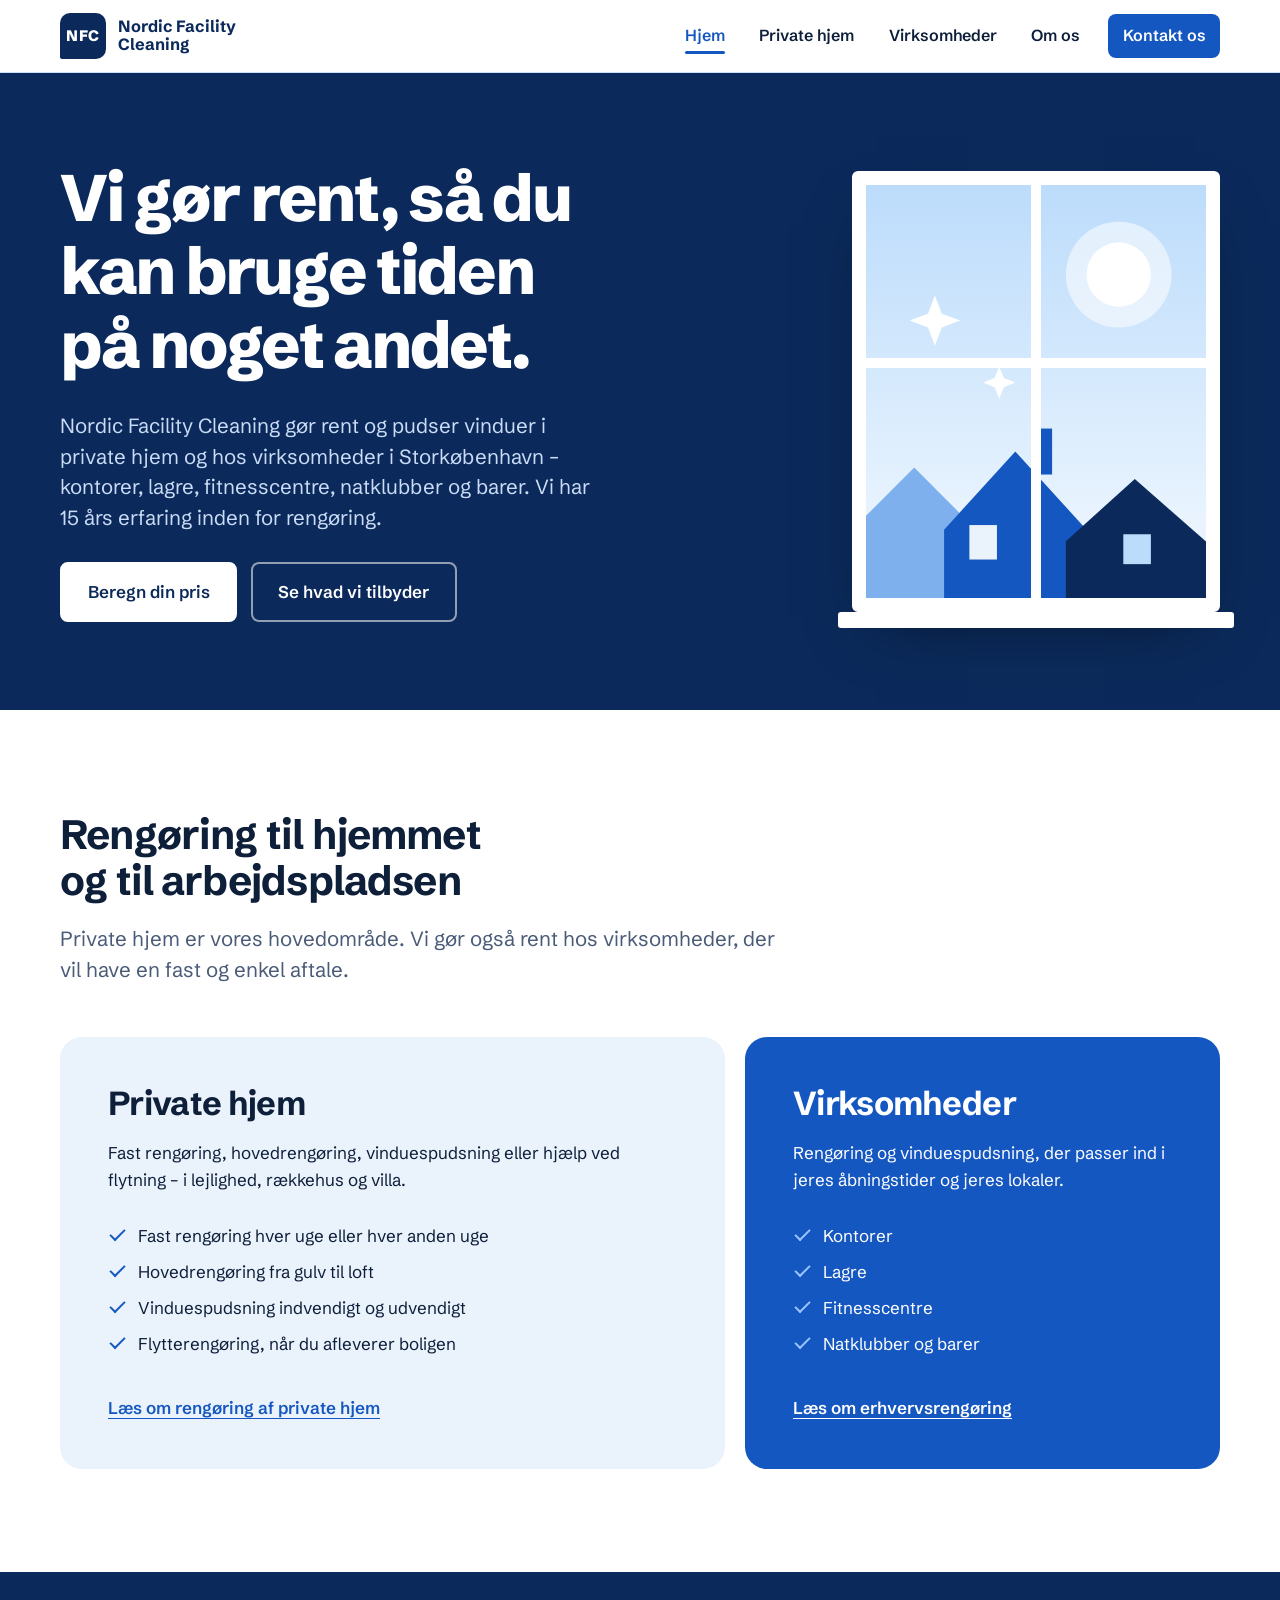
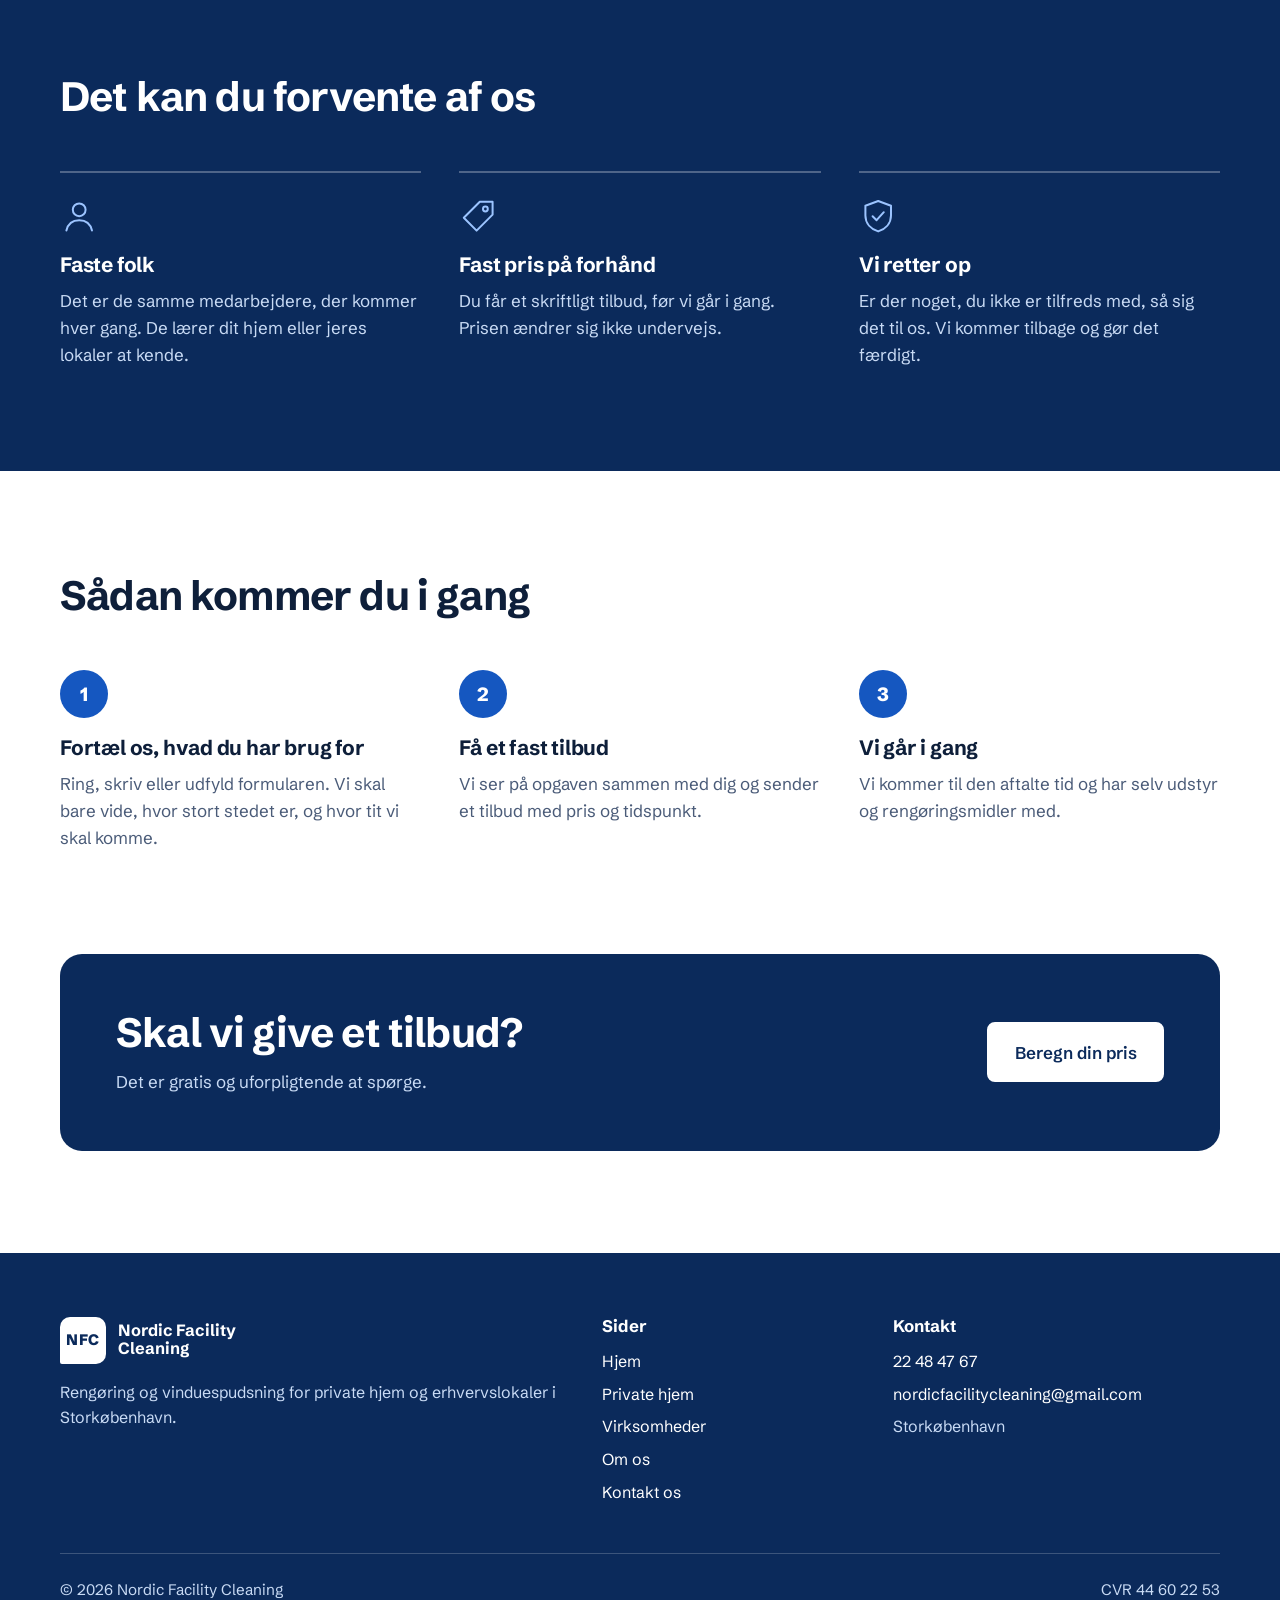
<file: index.html>
<!DOCTYPE html>
<html lang="da">
<head>
  <meta charset="utf-8">
  <meta name="viewport" content="width=device-width, initial-scale=1">
  <title>Nordic Facility Cleaning – rengøring af private hjem og virksomheder</title>
  <meta name="description" content="Nordic Facility Cleaning (NFC) gør rent og pudser vinduer i private hjem og hos virksomheder i Storkøbenhavn: kontorer, lagre, fitnesscentre, natklubber og barer. 15 års erfaring. Få et uforpligtende tilbud.">

  <!-- Skrifttype: Schibsted Grotesk (Google Fonts) -->
  <link rel="preconnect" href="https://fonts.googleapis.com">
  <link rel="preconnect" href="https://fonts.gstatic.com" crossorigin>
  <link href="https://fonts.googleapis.com/css2?family=Schibsted+Grotesk:wght@400;600;700;800&display=swap" rel="stylesheet">

  <link rel="stylesheet" href="css/style.css">
</head>
<body>
  <a class="skip-link" href="#indhold">Spring til indhold</a>

  <!-- ===== Header og navigation (ens på alle sider) ===== -->
  <header class="site-header">
    <div class="wrap site-header__inner">
      <a class="logo" href="index.html" aria-label="Nordic Facility Cleaning – til forsiden">
        <span class="logo__mark" aria-hidden="true">NFC</span>
        <span class="logo__name">Nordic Facility<br>Cleaning</span>
      </a>

      <button class="nav-toggle" type="button" aria-expanded="false" aria-controls="hovedmenu">
        <span class="nav-toggle__bars" aria-hidden="true"></span>
        Menu
      </button>

      <nav class="nav" id="hovedmenu" aria-label="Hovedmenu">
        <ul>
          <li><a href="index.html" aria-current="page">Hjem</a></li>
          <li><a href="privat-hjem.html">Private hjem</a></li>
          <li><a href="virksomheder.html">Virksomheder</a></li>
          <li><a href="om-os.html">Om os</a></li>
          <li><a href="kontakt.html" class="nav__cta">Kontakt os</a></li>
        </ul>
      </nav>
    </div>
  </header>

  <main id="indhold">
    <!-- ===== Hero ===== -->
    <section class="hero">
      <div class="wrap hero__inner">
        <div>
          <h1>Vi gør rent, så du kan bruge tiden på noget andet.</h1>
          <p class="lead">Nordic Facility Cleaning gør rent og pudser vinduer i private hjem og hos virksomheder i Storkøbenhavn – kontorer, lagre, fitnesscentre, natklubber og barer. Vi har 15 års erfaring inden for rengøring.</p>
          <div class="btn-row">
            <a class="btn btn--light" href="pris-privat.html">Beregn din pris</a>
            <a class="btn btn--ghost" href="#ydelser">Se hvad vi tilbyder</a>
          </div>
        </div>

        <!-- Vinduet er ren pynt: ruden bliver trukket ren, når siden åbner -->
        <div class="window" aria-hidden="true">
          <svg class="window__scene" viewBox="0 0 300 360" preserveAspectRatio="xMidYMid slice">
            <defs>
              <linearGradient id="himmel" x1="0" y1="0" x2="0" y2="1">
                <stop offset="0" stop-color="#bcdcfb"/>
                <stop offset="1" stop-color="#f3f9ff"/>
              </linearGradient>
            </defs>
            <rect width="300" height="360" fill="url(#himmel)"/>
            <circle cx="222" cy="78" r="46" fill="#ffffff" opacity="0.55"/>
            <circle cx="222" cy="78" r="28" fill="#ffffff"/>
            <!-- Hustage -->
            <path d="M0 290 L44 246 L88 290 V360 H0 Z" fill="#7fb0ee"/>
            <path d="M70 300 L132 232 L194 300 V360 H70 Z" fill="#1557c0"/>
            <rect x="92" y="296" width="24" height="30" fill="#eaf2fc"/>
            <rect x="150" y="212" width="14" height="40" fill="#1557c0"/>
            <path d="M176 310 L236 256 L300 312 V360 H176 Z" fill="#0b2a5b"/>
            <rect x="226" y="304" width="24" height="26" fill="#bcdcfb"/>
            <!-- Glimt i den rene rude -->
            <path d="M62 96 l6 16 16 6 -16 6 -6 16 -6 -16 -16 -6 16 -6z" fill="#ffffff"/>
            <path d="M118 158 l4 10 10 4 -10 4 -4 10 -4 -10 -10 -4 10 -4z" fill="#ffffff"/>
          </svg>
          <div class="window__haze"></div>
          <div class="window__blade"></div>
          <div class="window__bars"></div>
        </div>
      </div>
    </section>

    <!-- ===== To veje ind: private hjem og virksomheder ===== -->
    <section class="section" id="ydelser">
      <div class="wrap">
        <div class="section__head">
          <h2>Rengøring til hjemmet og til arbejdspladsen</h2>
          <p class="lead">Private hjem er vores hovedområde. Vi gør også rent hos virksomheder, der vil have en fast og enkel aftale.</p>
        </div>

        <div class="paths">
          <article class="path path--private">
            <h2>Private hjem</h2>
            <p>Fast rengøring, hovedrengøring, vinduespudsning eller hjælp ved flytning – i lejlighed, rækkehus og villa.</p>
            <ul class="checklist">
              <li>Fast rengøring hver uge eller hver anden uge</li>
              <li>Hovedrengøring fra gulv til loft</li>
              <li>Vinduespudsning indvendigt og udvendigt</li>
              <li>Flytterengøring, når du afleverer boligen</li>
            </ul>
            <a class="text-link" href="privat-hjem.html">Læs om rengøring af private hjem</a>
          </article>

          <article class="path path--business">
            <h2>Virksomheder</h2>
            <p>Rengøring og vinduespudsning, der passer ind i jeres åbningstider og jeres lokaler.</p>
            <ul class="checklist">
              <li>Kontorer</li>
              <li>Lagre</li>
              <li>Fitnesscentre</li>
              <li>Natklubber og barer</li>
            </ul>
            <a class="text-link" href="virksomheder.html">Læs om erhvervsrengøring</a>
          </article>
        </div>
      </div>
    </section>

    <!-- ===== Det kan du forvente ===== -->
    <section class="section section--navy">
      <div class="wrap">
        <div class="section__head">
          <h2>Det kan du forvente af os</h2>
        </div>

        <div class="promises">
          <div class="promise">
            <svg viewBox="0 0 48 48" fill="none" stroke="currentColor" stroke-width="2.5" stroke-linecap="round" stroke-linejoin="round" aria-hidden="true">
              <circle cx="24" cy="16" r="8"/><path d="M8 42c2-9 8-13 16-13s14 4 16 13"/>
            </svg>
            <h3>Faste folk</h3>
            <p>Det er de samme medarbejdere, der kommer hver gang. De lærer dit hjem eller jeres lokaler at kende.</p>
          </div>

          <div class="promise">
            <svg viewBox="0 0 48 48" fill="none" stroke="currentColor" stroke-width="2.5" stroke-linecap="round" stroke-linejoin="round" aria-hidden="true">
              <path d="M26 6H42V22L22 42 6 26Z"/><circle cx="33" cy="15" r="3"/>
            </svg>
            <h3>Fast pris på forhånd</h3>
            <p>Du får et skriftligt tilbud, før vi går i gang. Prisen ændrer sig ikke undervejs.</p>
          </div>

          <div class="promise">
            <svg viewBox="0 0 48 48" fill="none" stroke="currentColor" stroke-width="2.5" stroke-linecap="round" stroke-linejoin="round" aria-hidden="true">
              <path d="M24 5 40 11v12c0 10-7 17-16 20C15 40 8 33 8 23V11Z"/><path d="m17 24 5 5 9-10"/>
            </svg>
            <h3>Vi retter op</h3>
            <p>Er der noget, du ikke er tilfreds med, så sig det til os. Vi kommer tilbage og gør det færdigt.</p>
          </div>
        </div>
      </div>
    </section>

    <!-- ===== Sådan kommer du i gang ===== -->
    <section class="section">
      <div class="wrap">
        <div class="section__head">
          <h2>Sådan kommer du i gang</h2>
        </div>

        <ol class="steps">
          <li>
            <h3>Fortæl os, hvad du har brug for</h3>
            <p>Ring, skriv eller udfyld formularen. Vi skal bare vide, hvor stort stedet er, og hvor tit vi skal komme.</p>
          </li>
          <li>
            <h3>Få et fast tilbud</h3>
            <p>Vi ser på opgaven sammen med dig og sender et tilbud med pris og tidspunkt.</p>
          </li>
          <li>
            <h3>Vi går i gang</h3>
            <p>Vi kommer til den aftalte tid og har selv udstyr og rengøringsmidler med.</p>
          </li>
        </ol>
      </div>
    </section>

    <!-- ===== Afsluttende opfordring ===== -->
    <section class="section section--flush-top">
      <div class="wrap">
        <div class="cta">
          <div>
            <h2>Skal vi give et tilbud?</h2>
            <p>Det er gratis og uforpligtende at spørge.</p>
          </div>
          <a class="btn btn--light" href="pris-privat.html">Beregn din pris</a>
        </div>
      </div>
    </section>
  </main>

  <!-- ===== Footer (ens på alle sider) ===== -->
  <footer class="site-footer">
    <div class="wrap">
      <div class="site-footer__grid">
        <div>
          <a class="logo" href="index.html" aria-label="Nordic Facility Cleaning – til forsiden">
            <span class="logo__mark" aria-hidden="true">NFC</span>
            <span class="logo__name">Nordic Facility<br>Cleaning</span>
          </a>
          <p>Rengøring og vinduespudsning for private hjem og erhvervslokaler i Storkøbenhavn.</p>
        </div>

        <div>
          <h2>Sider</h2>
          <ul>
            <li><a href="index.html">Hjem</a></li>
            <li><a href="privat-hjem.html">Private hjem</a></li>
            <li><a href="virksomheder.html">Virksomheder</a></li>
            <li><a href="om-os.html">Om os</a></li>
            <li><a href="kontakt.html">Kontakt os</a></li>
          </ul>
        </div>

        <div>
          <h2>Kontakt</h2>
          <ul>
            <li><a href="tel:+4522484767">22 48 47 67</a></li>
            <li><a href="mailto:nordicfacilitycleaning@gmail.com">nordicfacilitycleaning@gmail.com</a></li>
            <li>Storkøbenhavn</li>
          </ul>
        </div>
      </div>

      <div class="site-footer__bottom">
        <p>© <span data-year>2026</span> Nordic Facility Cleaning</p>
        <p>CVR 44 60 22 53</p>
      </div>
    </div>
  </footer>

  <script src="js/script.js"></script>
</body>
</html>
</file>
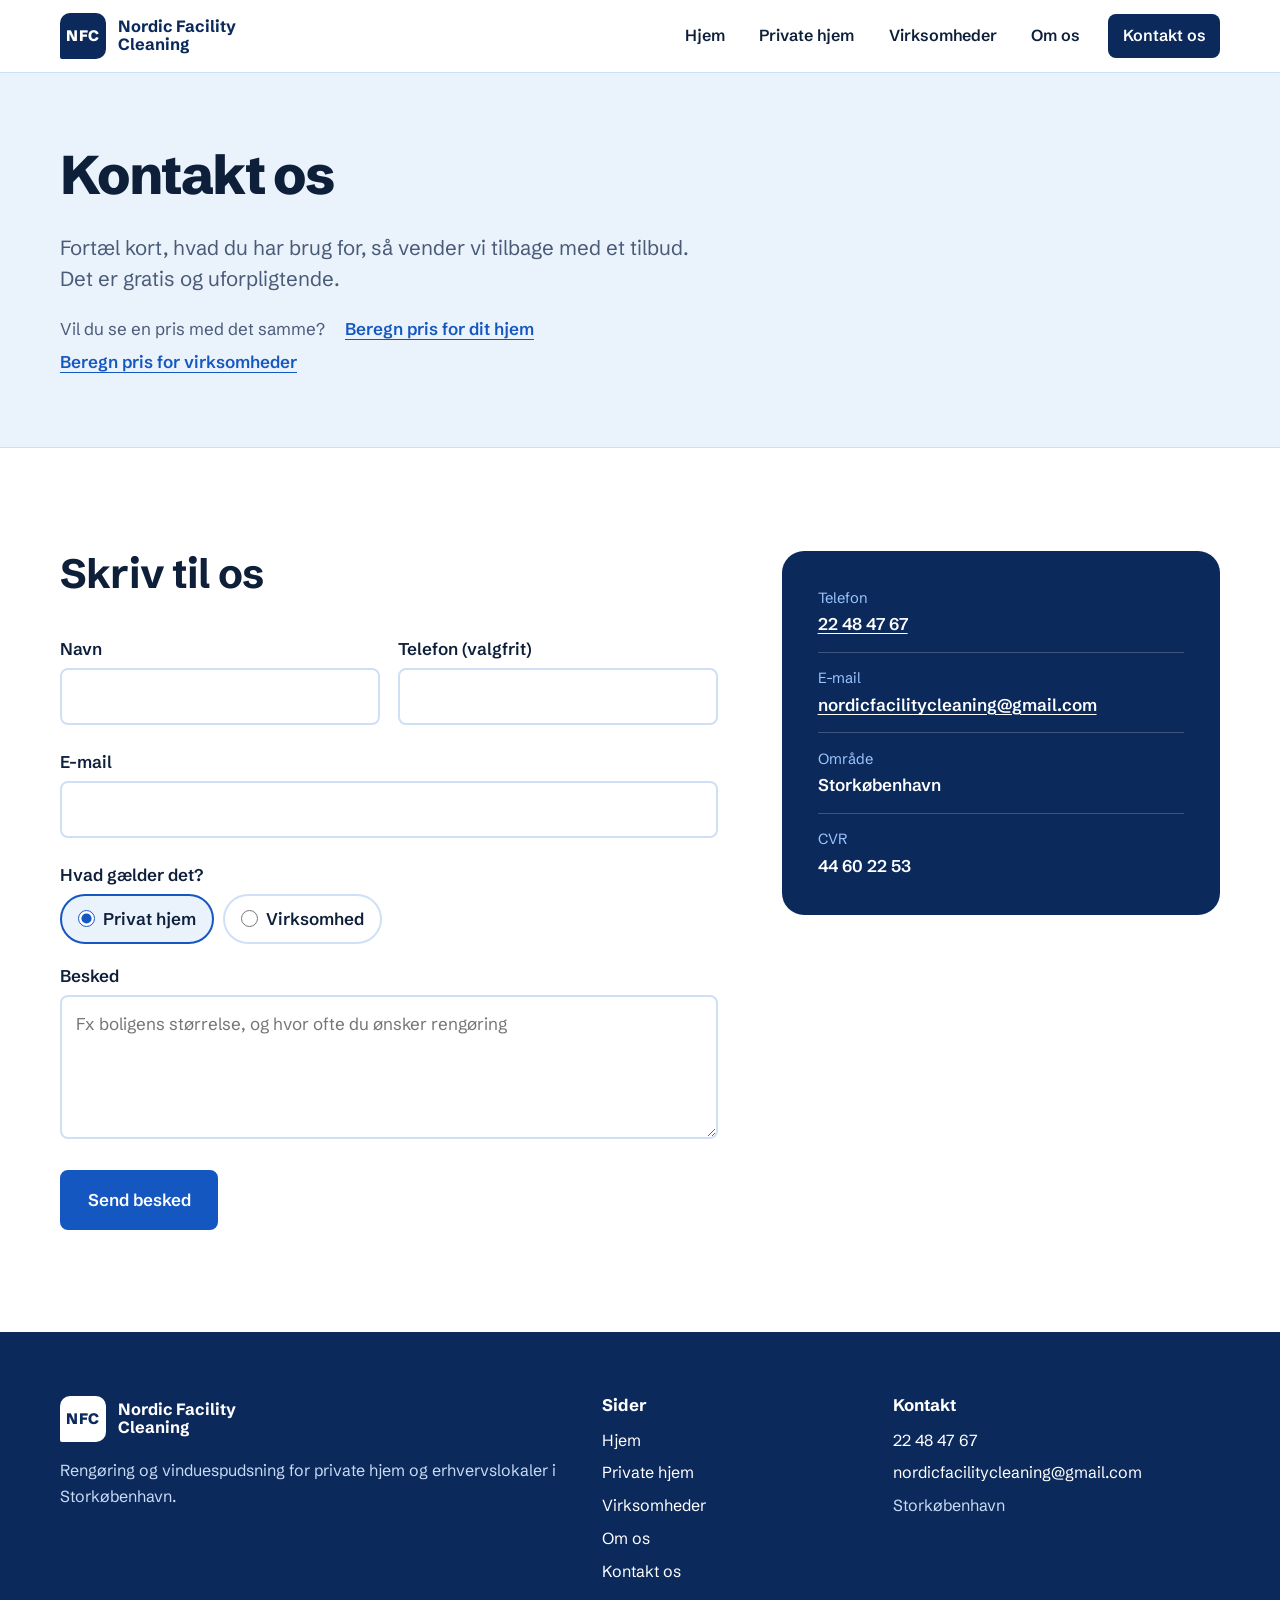
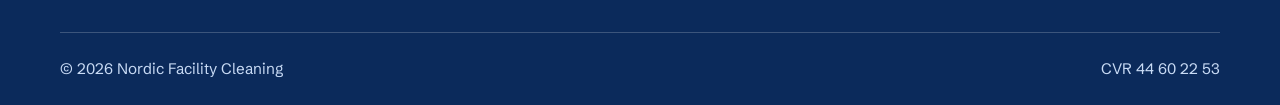
<file: kontakt.html>
<!DOCTYPE html>
<html lang="da">
<head>
  <meta charset="utf-8">
  <meta name="viewport" content="width=device-width, initial-scale=1">
  <title>Kontakt os – Nordic Facility Cleaning</title>
  <meta name="description" content="Kontakt Nordic Facility Cleaning på telefon 22 48 47 67 og få et uforpligtende tilbud på rengøring af dit hjem eller jeres virksomhed i Storkøbenhavn.">

  <!-- Skrifttype: Schibsted Grotesk (Google Fonts) -->
  <link rel="preconnect" href="https://fonts.googleapis.com">
  <link rel="preconnect" href="https://fonts.gstatic.com" crossorigin>
  <link href="https://fonts.googleapis.com/css2?family=Schibsted+Grotesk:wght@400;600;700;800&display=swap" rel="stylesheet">

  <link rel="stylesheet" href="css/style.css">
</head>
<body>
  <a class="skip-link" href="#indhold">Spring til indhold</a>

  <!-- ===== Header og navigation (ens på alle sider) ===== -->
  <header class="site-header">
    <div class="wrap site-header__inner">
      <a class="logo" href="index.html" aria-label="Nordic Facility Cleaning – til forsiden">
        <span class="logo__mark" aria-hidden="true">NFC</span>
        <span class="logo__name">Nordic Facility<br>Cleaning</span>
      </a>

      <button class="nav-toggle" type="button" aria-expanded="false" aria-controls="hovedmenu">
        <span class="nav-toggle__bars" aria-hidden="true"></span>
        Menu
      </button>

      <nav class="nav" id="hovedmenu" aria-label="Hovedmenu">
        <ul>
          <li><a href="index.html">Hjem</a></li>
          <li><a href="privat-hjem.html">Private hjem</a></li>
          <li><a href="virksomheder.html">Virksomheder</a></li>
          <li><a href="om-os.html">Om os</a></li>
          <li><a href="kontakt.html" class="nav__cta" aria-current="page">Kontakt os</a></li>
        </ul>
      </nav>
    </div>
  </header>

  <main id="indhold">
    <section class="page-head">
      <div class="wrap">
        <h1>Kontakt os</h1>
        <p class="lead">Fortæl kort, hvad du har brug for, så vender vi tilbage med et tilbud. Det er gratis og uforpligtende.</p>
        <p class="page-head__links">Vil du se en pris med det samme?
          <a class="text-link" href="pris-privat.html">Beregn pris for dit hjem</a>
          <a class="text-link" href="pris-erhverv.html">Beregn pris for virksomheder</a></p>
      </div>
    </section>

    <section class="section">
      <div class="wrap contact">

        <!-- ===== Formular (åbner brugerens mailprogram – se js/script.js) ===== -->
        <form class="form" id="kontaktformular" novalidate>
          <h2>Skriv til os</h2>

          <div class="form__row">
            <div class="field">
              <label for="navn">Navn</label>
              <input type="text" id="navn" name="navn" autocomplete="name" aria-describedby="navn-fejl" required>
              <span class="field__error" id="navn-fejl" aria-live="polite"></span>
            </div>
            <div class="field">
              <label for="telefon">Telefon (valgfrit)</label>
              <input type="tel" id="telefon" name="telefon" autocomplete="tel">
            </div>
          </div>

          <div class="field">
            <label for="email">E-mail</label>
            <input type="email" id="email" name="email" autocomplete="email" aria-describedby="email-fejl" required>
            <span class="field__error" id="email-fejl" aria-live="polite"></span>
          </div>

          <fieldset class="field">
            <legend>Hvad gælder det?</legend>
            <div class="choice">
              <label><input type="radio" name="type" value="Privat hjem" checked> Privat hjem</label>
              <label><input type="radio" name="type" value="Virksomhed"> Virksomhed</label>
            </div>
          </fieldset>

          <div class="field">
            <label for="besked">Besked</label>
            <textarea id="besked" name="besked" aria-describedby="besked-fejl" placeholder="Fx boligens størrelse, og hvor ofte du ønsker rengøring" required></textarea>
            <span class="field__error" id="besked-fejl" aria-live="polite"></span>
          </div>

          <div>
            <button class="btn" type="submit">Send besked</button>
          </div>
          <p class="form__status" role="status"></p>
        </form>

        <!-- ===== Kontaktoplysninger ===== -->
        <dl class="facts contact-info">
          <div>
            <dt>Telefon</dt>
            <dd><a href="tel:+4522484767">22 48 47 67</a></dd>
          </div>
          <div>
            <dt>E-mail</dt>
            <dd><a href="mailto:nordicfacilitycleaning@gmail.com">nordicfacilitycleaning@gmail.com</a></dd>
          </div>
          <div>
            <dt>Område</dt>
            <dd>Storkøbenhavn</dd>
          </div>
          <div>
            <dt>CVR</dt>
            <dd>44 60 22 53</dd>
          </div>
        </dl>
      </div>
    </section>
  </main>

  <!-- ===== Footer (ens på alle sider) ===== -->
  <footer class="site-footer">
    <div class="wrap">
      <div class="site-footer__grid">
        <div>
          <a class="logo" href="index.html" aria-label="Nordic Facility Cleaning – til forsiden">
            <span class="logo__mark" aria-hidden="true">NFC</span>
            <span class="logo__name">Nordic Facility<br>Cleaning</span>
          </a>
          <p>Rengøring og vinduespudsning for private hjem og erhvervslokaler i Storkøbenhavn.</p>
        </div>

        <div>
          <h2>Sider</h2>
          <ul>
            <li><a href="index.html">Hjem</a></li>
            <li><a href="privat-hjem.html">Private hjem</a></li>
            <li><a href="virksomheder.html">Virksomheder</a></li>
            <li><a href="om-os.html">Om os</a></li>
            <li><a href="kontakt.html">Kontakt os</a></li>
          </ul>
        </div>

        <div>
          <h2>Kontakt</h2>
          <ul>
            <li><a href="tel:+4522484767">22 48 47 67</a></li>
            <li><a href="mailto:nordicfacilitycleaning@gmail.com">nordicfacilitycleaning@gmail.com</a></li>
            <li>Storkøbenhavn</li>
          </ul>
        </div>
      </div>

      <div class="site-footer__bottom">
        <p>© <span data-year>2026</span> Nordic Facility Cleaning</p>
        <p>CVR 44 60 22 53</p>
      </div>
    </div>
  </footer>

  <script src="js/script.js"></script>
</body>
</html>
</file>
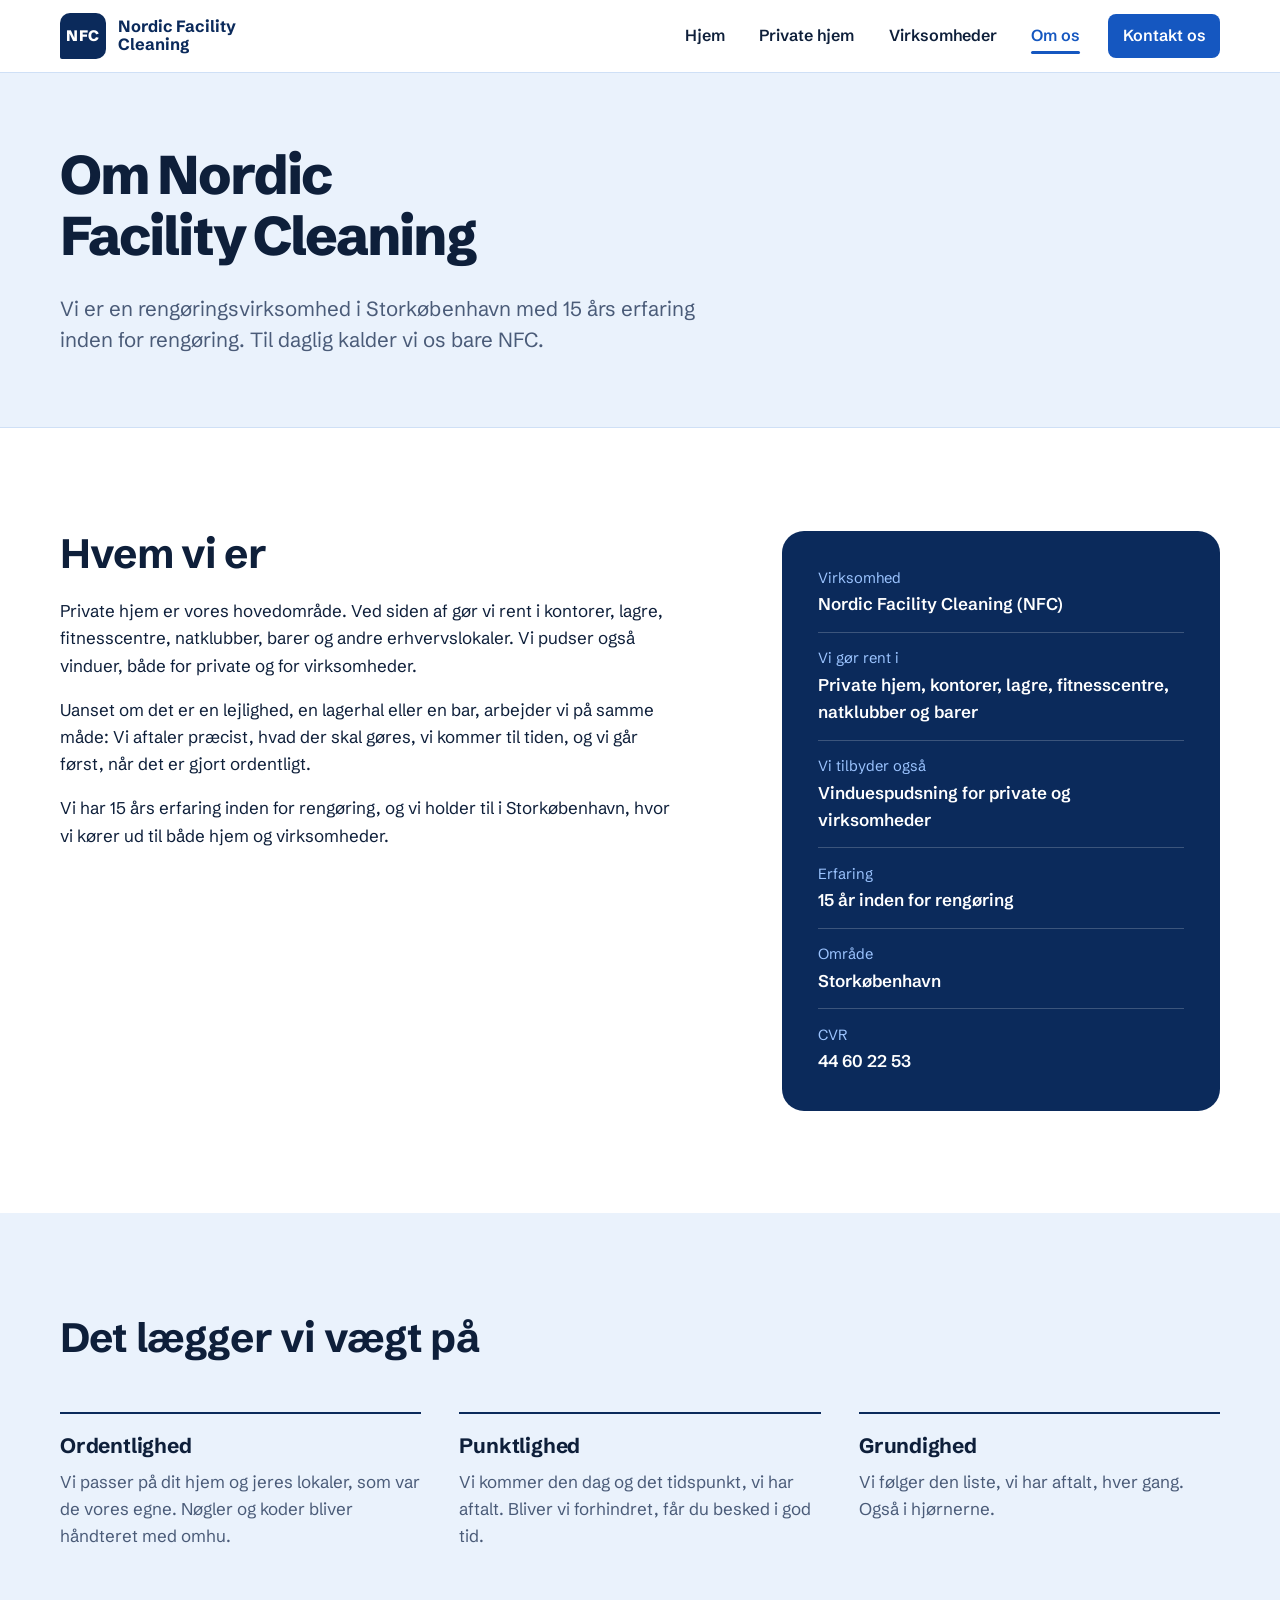
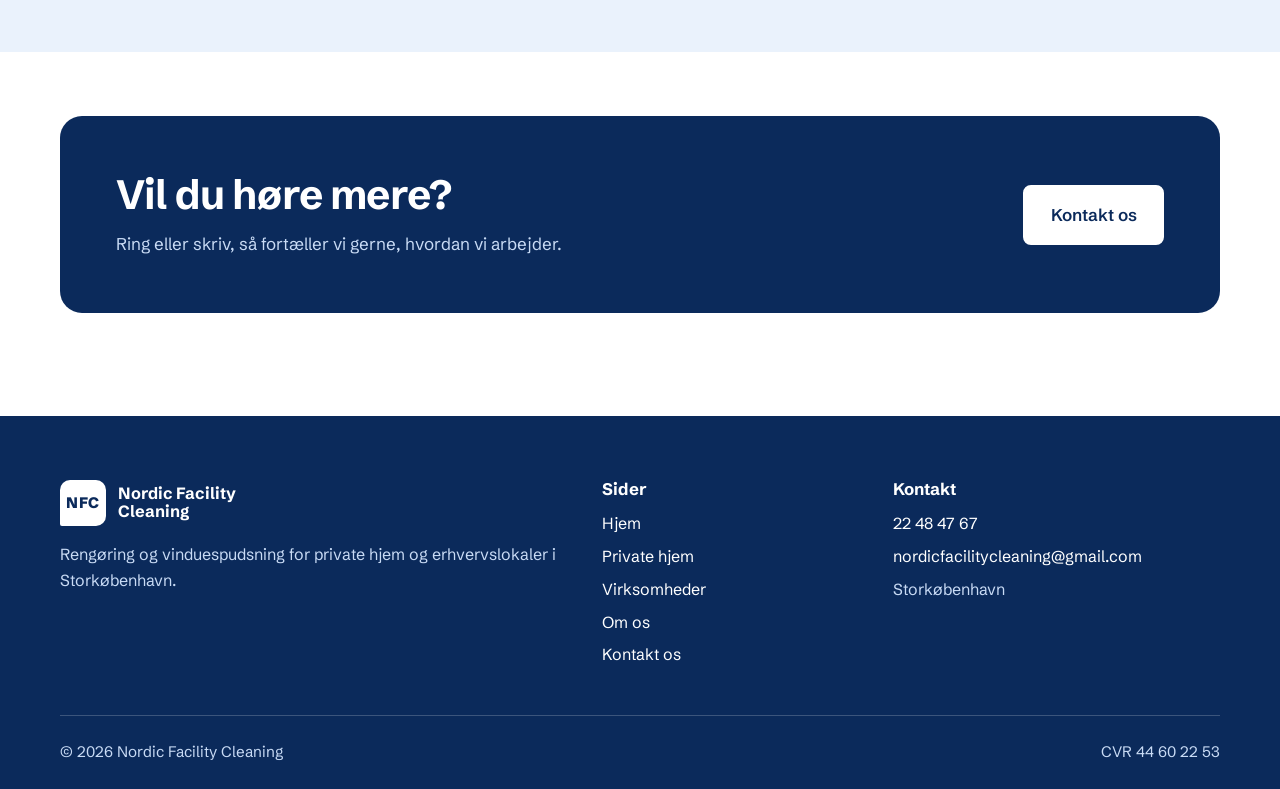
<file: om-os.html>
<!DOCTYPE html>
<html lang="da">
<head>
  <meta charset="utf-8">
  <meta name="viewport" content="width=device-width, initial-scale=1">
  <title>Om os – Nordic Facility Cleaning</title>
  <meta name="description" content="Nordic Facility Cleaning (NFC) er en rengøringsvirksomhed i Storkøbenhavn med 15 års erfaring. Vi gør rent og pudser vinduer med fokus på private hjem og erhvervslokaler som kontorer, lagre, fitnesscentre, natklubber og barer.">

  <!-- Skrifttype: Schibsted Grotesk (Google Fonts) -->
  <link rel="preconnect" href="https://fonts.googleapis.com">
  <link rel="preconnect" href="https://fonts.gstatic.com" crossorigin>
  <link href="https://fonts.googleapis.com/css2?family=Schibsted+Grotesk:wght@400;600;700;800&display=swap" rel="stylesheet">

  <link rel="stylesheet" href="css/style.css">
</head>
<body>
  <a class="skip-link" href="#indhold">Spring til indhold</a>

  <!-- ===== Header og navigation (ens på alle sider) ===== -->
  <header class="site-header">
    <div class="wrap site-header__inner">
      <a class="logo" href="index.html" aria-label="Nordic Facility Cleaning – til forsiden">
        <span class="logo__mark" aria-hidden="true">NFC</span>
        <span class="logo__name">Nordic Facility<br>Cleaning</span>
      </a>

      <button class="nav-toggle" type="button" aria-expanded="false" aria-controls="hovedmenu">
        <span class="nav-toggle__bars" aria-hidden="true"></span>
        Menu
      </button>

      <nav class="nav" id="hovedmenu" aria-label="Hovedmenu">
        <ul>
          <li><a href="index.html">Hjem</a></li>
          <li><a href="privat-hjem.html">Private hjem</a></li>
          <li><a href="virksomheder.html">Virksomheder</a></li>
          <li><a href="om-os.html" aria-current="page">Om os</a></li>
          <li><a href="kontakt.html" class="nav__cta">Kontakt os</a></li>
        </ul>
      </nav>
    </div>
  </header>

  <main id="indhold">
    <section class="page-head">
      <div class="wrap">
        <h1>Om Nordic Facility Cleaning</h1>
        <p class="lead">Vi er en rengøringsvirksomhed i Storkøbenhavn med 15 års erfaring inden for rengøring. Til daglig kalder vi os bare NFC.</p>
      </div>
    </section>

    <section class="section">
      <div class="wrap about">
        <div>
          <h2>Hvem vi er</h2>
          <p>Private hjem er vores hovedområde. Ved siden af gør vi rent i kontorer, lagre, fitnesscentre, natklubber, barer og andre erhvervslokaler. Vi pudser også vinduer, både for private og for virksomheder.</p>
          <p>Uanset om det er en lejlighed, en lagerhal eller en bar, arbejder vi på samme måde: Vi aftaler præcist, hvad der skal gøres, vi kommer til tiden, og vi går først, når det er gjort ordentligt.</p>

          <p>Vi har 15 års erfaring inden for rengøring, og vi holder til i Storkøbenhavn, hvor vi kører ud til både hjem og virksomheder.</p>
        </div>

        <dl class="facts">
          <div>
            <dt>Virksomhed</dt>
            <dd>Nordic Facility Cleaning (NFC)</dd>
          </div>
          <div>
            <dt>Vi gør rent i</dt>
            <dd>Private hjem, kontorer, lagre, fitnesscentre, natklubber og barer</dd>
          </div>
          <div>
            <dt>Vi tilbyder også</dt>
            <dd>Vinduespudsning for private og virksomheder</dd>
          </div>
          <div>
            <dt>Erfaring</dt>
            <dd>15 år inden for rengøring</dd>
          </div>
          <div>
            <dt>Område</dt>
            <dd>Storkøbenhavn</dd>
          </div>
          <div>
            <dt>CVR</dt>
            <dd>44 60 22 53</dd>
          </div>
        </dl>
      </div>
    </section>

    <section class="section section--ice">
      <div class="wrap">
        <div class="section__head">
          <h2>Det lægger vi vægt på</h2>
        </div>

        <div class="points">
          <div class="point">
            <h3>Ordentlighed</h3>
            <p>Vi passer på dit hjem og jeres lokaler, som var de vores egne. Nøgler og koder bliver håndteret med omhu.</p>
          </div>
          <div class="point">
            <h3>Punktlighed</h3>
            <p>Vi kommer den dag og det tidspunkt, vi har aftalt. Bliver vi forhindret, får du besked i god tid.</p>
          </div>
          <div class="point">
            <h3>Grundighed</h3>
            <p>Vi følger den liste, vi har aftalt, hver gang. Også i hjørnerne.</p>
          </div>
        </div>
      </div>
    </section>

    <!-- ===== Afsluttende opfordring ===== -->
    <section class="section section--flush-top">
      <div class="wrap">
        <div class="cta">
          <div>
            <h2>Vil du høre mere?</h2>
            <p>Ring eller skriv, så fortæller vi gerne, hvordan vi arbejder.</p>
          </div>
          <a class="btn btn--light" href="kontakt.html">Kontakt os</a>
        </div>
      </div>
    </section>
  </main>

  <!-- ===== Footer (ens på alle sider) ===== -->
  <footer class="site-footer">
    <div class="wrap">
      <div class="site-footer__grid">
        <div>
          <a class="logo" href="index.html" aria-label="Nordic Facility Cleaning – til forsiden">
            <span class="logo__mark" aria-hidden="true">NFC</span>
            <span class="logo__name">Nordic Facility<br>Cleaning</span>
          </a>
          <p>Rengøring og vinduespudsning for private hjem og erhvervslokaler i Storkøbenhavn.</p>
        </div>

        <div>
          <h2>Sider</h2>
          <ul>
            <li><a href="index.html">Hjem</a></li>
            <li><a href="privat-hjem.html">Private hjem</a></li>
            <li><a href="virksomheder.html">Virksomheder</a></li>
            <li><a href="om-os.html">Om os</a></li>
            <li><a href="kontakt.html">Kontakt os</a></li>
          </ul>
        </div>

        <div>
          <h2>Kontakt</h2>
          <ul>
            <li><a href="tel:+4522484767">22 48 47 67</a></li>
            <li><a href="mailto:nordicfacilitycleaning@gmail.com">nordicfacilitycleaning@gmail.com</a></li>
            <li>Storkøbenhavn</li>
          </ul>
        </div>
      </div>

      <div class="site-footer__bottom">
        <p>© <span data-year>2026</span> Nordic Facility Cleaning</p>
        <p>CVR 44 60 22 53</p>
      </div>
    </div>
  </footer>

  <script src="js/script.js"></script>
</body>
</html>
</file>
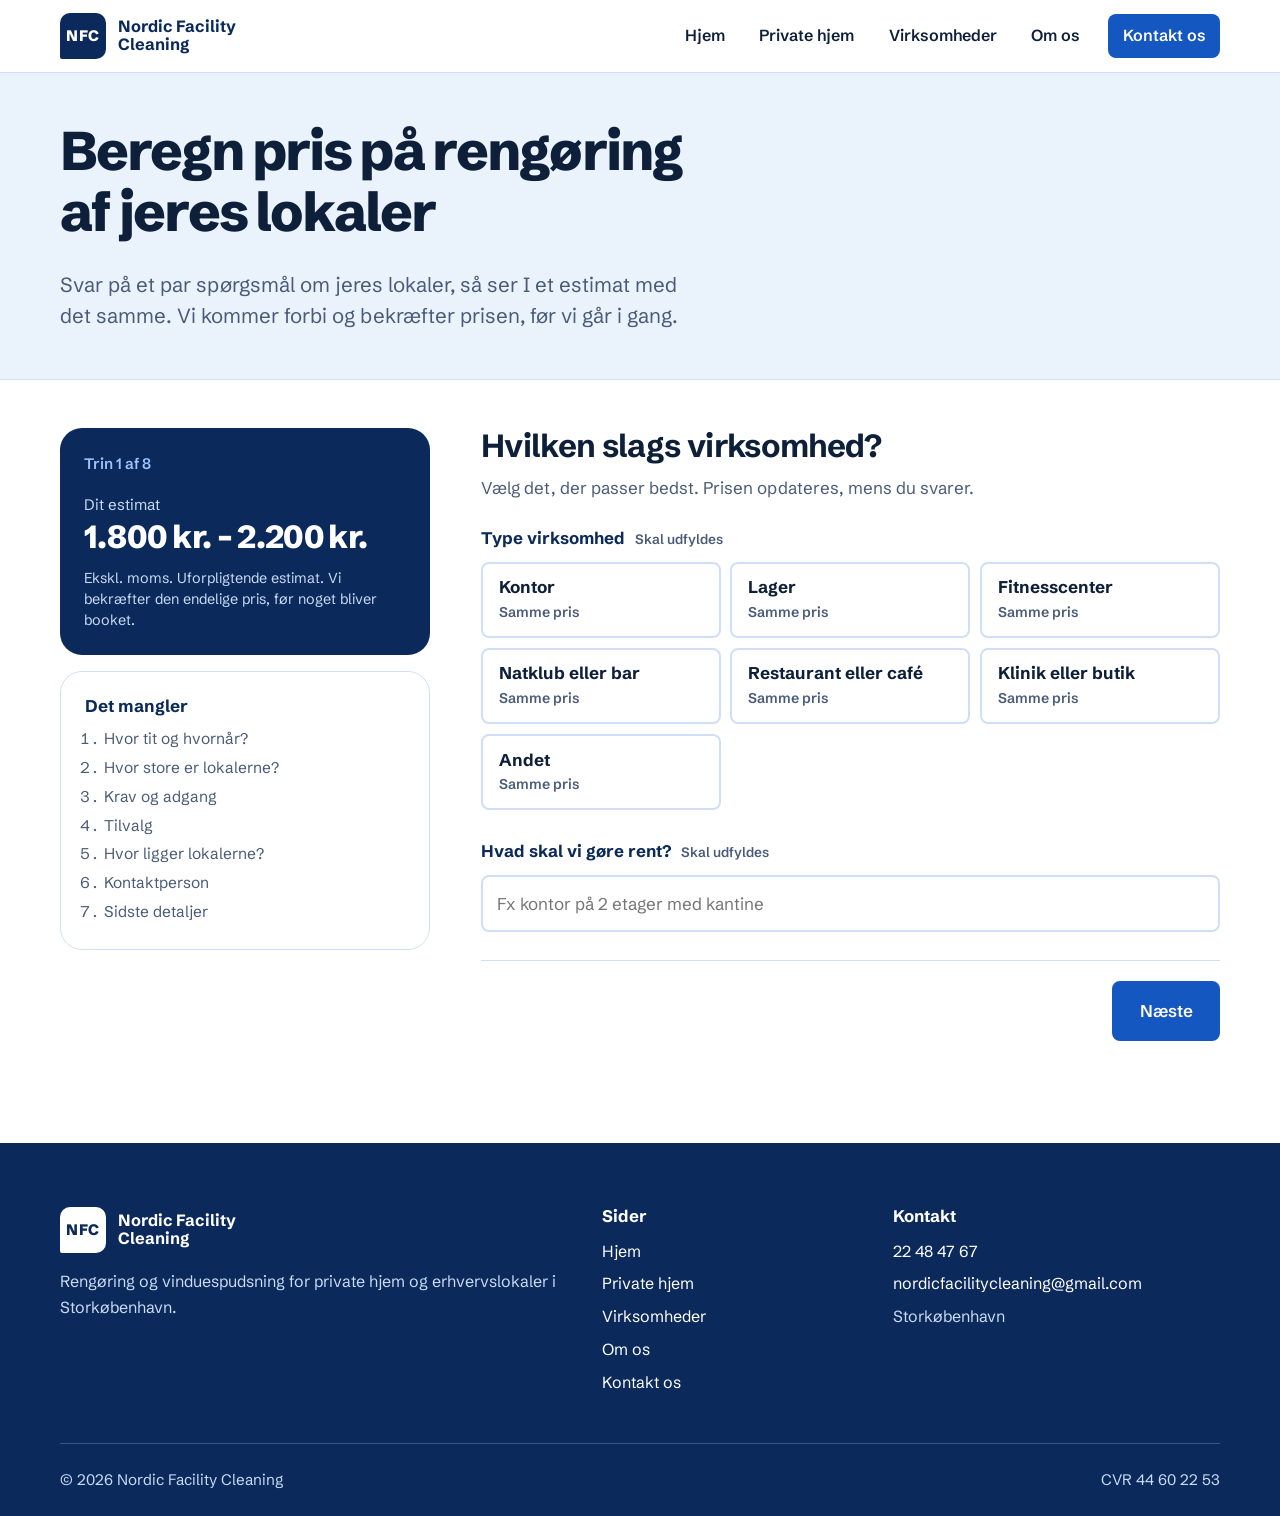
<file: pris-erhverv.html>
<!DOCTYPE html>
<html lang="da">
<head>
  <meta charset="utf-8">
  <meta name="viewport" content="width=device-width, initial-scale=1">
  <title>Beregn pris på erhvervsrengøring – Nordic Facility Cleaning</title>
  <meta name="description" content="Se et uforpligtende prisestimat på rengøring af kontorer, lagre, fitnesscentre, barer og andre erhvervslokaler i Storkøbenhavn.">

  <!-- Skrifttype: Schibsted Grotesk (Google Fonts) -->
  <link rel="preconnect" href="https://fonts.googleapis.com">
  <link rel="preconnect" href="https://fonts.gstatic.com" crossorigin>
  <link href="https://fonts.googleapis.com/css2?family=Schibsted+Grotesk:wght@400;600;700;800&display=swap" rel="stylesheet">

  <link rel="stylesheet" href="css/style.css">
</head>
<body>
  <a class="skip-link" href="#indhold">Spring til indhold</a>

  <!-- ===== Header og navigation (ens på alle sider) ===== -->
  <header class="site-header">
    <div class="wrap site-header__inner">
      <a class="logo" href="index.html" aria-label="Nordic Facility Cleaning – til forsiden">
        <span class="logo__mark" aria-hidden="true">NFC</span>
        <span class="logo__name">Nordic Facility<br>Cleaning</span>
      </a>

      <button class="nav-toggle" type="button" aria-expanded="false" aria-controls="hovedmenu">
        <span class="nav-toggle__bars" aria-hidden="true"></span>
        Menu
      </button>

      <nav class="nav" id="hovedmenu" aria-label="Hovedmenu">
        <ul>
          <li><a href="index.html">Hjem</a></li>
          <li><a href="privat-hjem.html">Private hjem</a></li>
          <li><a href="virksomheder.html">Virksomheder</a></li>
          <li><a href="om-os.html">Om os</a></li>
          <li><a href="kontakt.html" class="nav__cta">Kontakt os</a></li>
        </ul>
      </nav>
    </div>
  </header>

  <main id="indhold">
    <section class="page-head page-head--compact">
      <div class="wrap">
        <h1>Beregn pris på rengøring af jeres lokaler</h1>
        <p class="lead">Svar på et par spørgsmål om jeres lokaler, så ser I et estimat med det samme. Vi kommer forbi og bekræfter prisen, før vi går i gang.</p>
      </div>
    </section>

    <section class="section section--quote">
      <div class="wrap">
        <!-- Prisberegneren bygges af js/quote.js. Priserne rettes øverst i den fil. -->
        <div id="quote" data-type="business"></div>
      </div>
    </section>
    <script src="js/quote.js"></script>
  </main>

  <!-- ===== Footer (ens på alle sider) ===== -->
  <footer class="site-footer">
    <div class="wrap">
      <div class="site-footer__grid">
        <div>
          <a class="logo" href="index.html" aria-label="Nordic Facility Cleaning – til forsiden">
            <span class="logo__mark" aria-hidden="true">NFC</span>
            <span class="logo__name">Nordic Facility<br>Cleaning</span>
          </a>
          <p>Rengøring og vinduespudsning for private hjem og erhvervslokaler i Storkøbenhavn.</p>
        </div>

        <div>
          <h2>Sider</h2>
          <ul>
            <li><a href="index.html">Hjem</a></li>
            <li><a href="privat-hjem.html">Private hjem</a></li>
            <li><a href="virksomheder.html">Virksomheder</a></li>
            <li><a href="om-os.html">Om os</a></li>
            <li><a href="kontakt.html">Kontakt os</a></li>
          </ul>
        </div>

        <div>
          <h2>Kontakt</h2>
          <ul>
            <li><a href="tel:+4522484767">22 48 47 67</a></li>
            <li><a href="mailto:nordicfacilitycleaning@gmail.com">nordicfacilitycleaning@gmail.com</a></li>
            <li>Storkøbenhavn</li>
          </ul>
        </div>
      </div>

      <div class="site-footer__bottom">
        <p>© <span data-year>2026</span> Nordic Facility Cleaning</p>
        <p>CVR 44 60 22 53</p>
      </div>
    </div>
  </footer>

  <script src="js/script.js"></script>
</body>
</html>
</file>
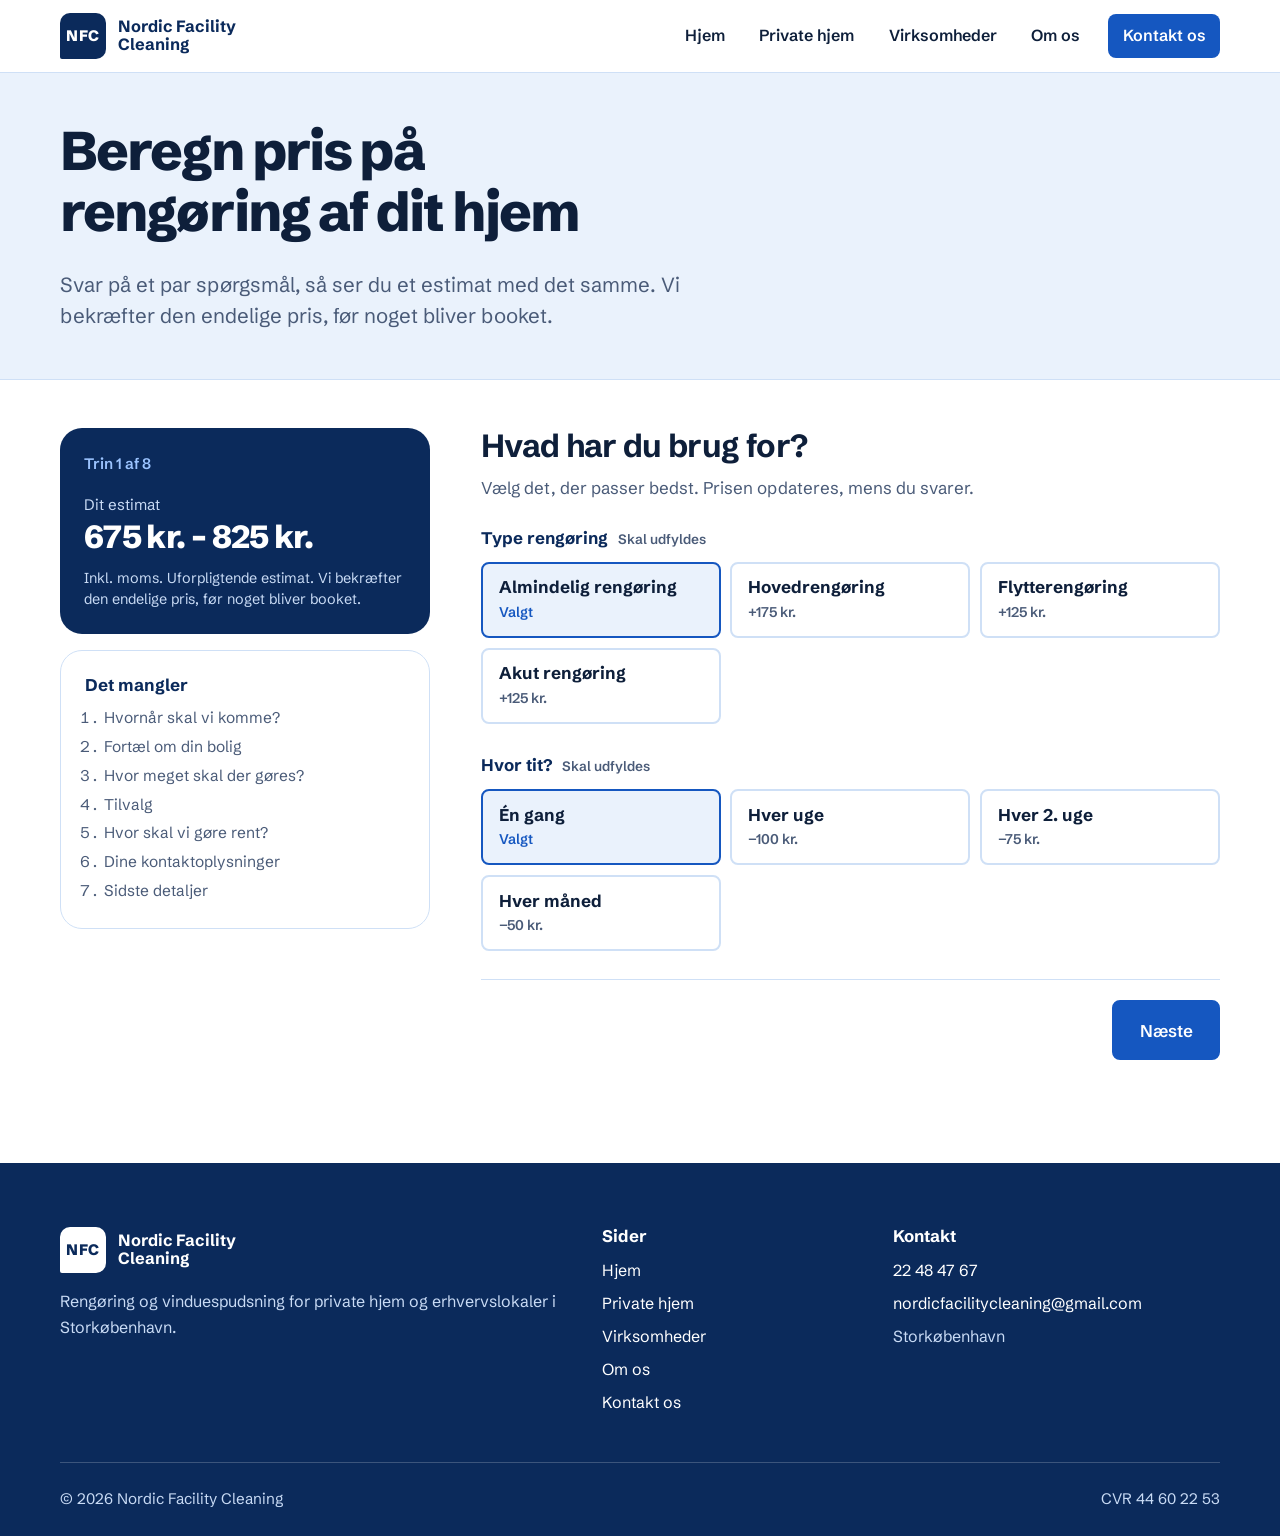
<file: pris-privat.html>
<!DOCTYPE html>
<html lang="da">
<head>
  <meta charset="utf-8">
  <meta name="viewport" content="width=device-width, initial-scale=1">
  <title>Beregn pris på rengøring af dit hjem – Nordic Facility Cleaning</title>
  <meta name="description" content="Se et uforpligtende prisestimat på almindelig rengøring, hovedrengøring og flytterengøring af dit hjem i Storkøbenhavn.">

  <!-- Skrifttype: Schibsted Grotesk (Google Fonts) -->
  <link rel="preconnect" href="https://fonts.googleapis.com">
  <link rel="preconnect" href="https://fonts.gstatic.com" crossorigin>
  <link href="https://fonts.googleapis.com/css2?family=Schibsted+Grotesk:wght@400;600;700;800&display=swap" rel="stylesheet">

  <link rel="stylesheet" href="css/style.css">
</head>
<body>
  <a class="skip-link" href="#indhold">Spring til indhold</a>

  <!-- ===== Header og navigation (ens på alle sider) ===== -->
  <header class="site-header">
    <div class="wrap site-header__inner">
      <a class="logo" href="index.html" aria-label="Nordic Facility Cleaning – til forsiden">
        <span class="logo__mark" aria-hidden="true">NFC</span>
        <span class="logo__name">Nordic Facility<br>Cleaning</span>
      </a>

      <button class="nav-toggle" type="button" aria-expanded="false" aria-controls="hovedmenu">
        <span class="nav-toggle__bars" aria-hidden="true"></span>
        Menu
      </button>

      <nav class="nav" id="hovedmenu" aria-label="Hovedmenu">
        <ul>
          <li><a href="index.html">Hjem</a></li>
          <li><a href="privat-hjem.html">Private hjem</a></li>
          <li><a href="virksomheder.html">Virksomheder</a></li>
          <li><a href="om-os.html">Om os</a></li>
          <li><a href="kontakt.html" class="nav__cta">Kontakt os</a></li>
        </ul>
      </nav>
    </div>
  </header>

  <main id="indhold">
    <section class="page-head page-head--compact">
      <div class="wrap">
        <h1>Beregn pris på rengøring af dit hjem</h1>
        <p class="lead">Svar på et par spørgsmål, så ser du et estimat med det samme. Vi bekræfter den endelige pris, før noget bliver booket.</p>
      </div>
    </section>

    <section class="section section--quote">
      <div class="wrap">
        <!-- Prisberegneren bygges af js/quote.js. Priserne rettes øverst i den fil. -->
        <div id="quote" data-type="private"></div>
      </div>
    </section>
    <script src="js/quote.js"></script>
  </main>

  <!-- ===== Footer (ens på alle sider) ===== -->
  <footer class="site-footer">
    <div class="wrap">
      <div class="site-footer__grid">
        <div>
          <a class="logo" href="index.html" aria-label="Nordic Facility Cleaning – til forsiden">
            <span class="logo__mark" aria-hidden="true">NFC</span>
            <span class="logo__name">Nordic Facility<br>Cleaning</span>
          </a>
          <p>Rengøring og vinduespudsning for private hjem og erhvervslokaler i Storkøbenhavn.</p>
        </div>

        <div>
          <h2>Sider</h2>
          <ul>
            <li><a href="index.html">Hjem</a></li>
            <li><a href="privat-hjem.html">Private hjem</a></li>
            <li><a href="virksomheder.html">Virksomheder</a></li>
            <li><a href="om-os.html">Om os</a></li>
            <li><a href="kontakt.html">Kontakt os</a></li>
          </ul>
        </div>

        <div>
          <h2>Kontakt</h2>
          <ul>
            <li><a href="tel:+4522484767">22 48 47 67</a></li>
            <li><a href="mailto:nordicfacilitycleaning@gmail.com">nordicfacilitycleaning@gmail.com</a></li>
            <li>Storkøbenhavn</li>
          </ul>
        </div>
      </div>

      <div class="site-footer__bottom">
        <p>© <span data-year>2026</span> Nordic Facility Cleaning</p>
        <p>CVR 44 60 22 53</p>
      </div>
    </div>
  </footer>

  <script src="js/script.js"></script>
</body>
</html>
</file>
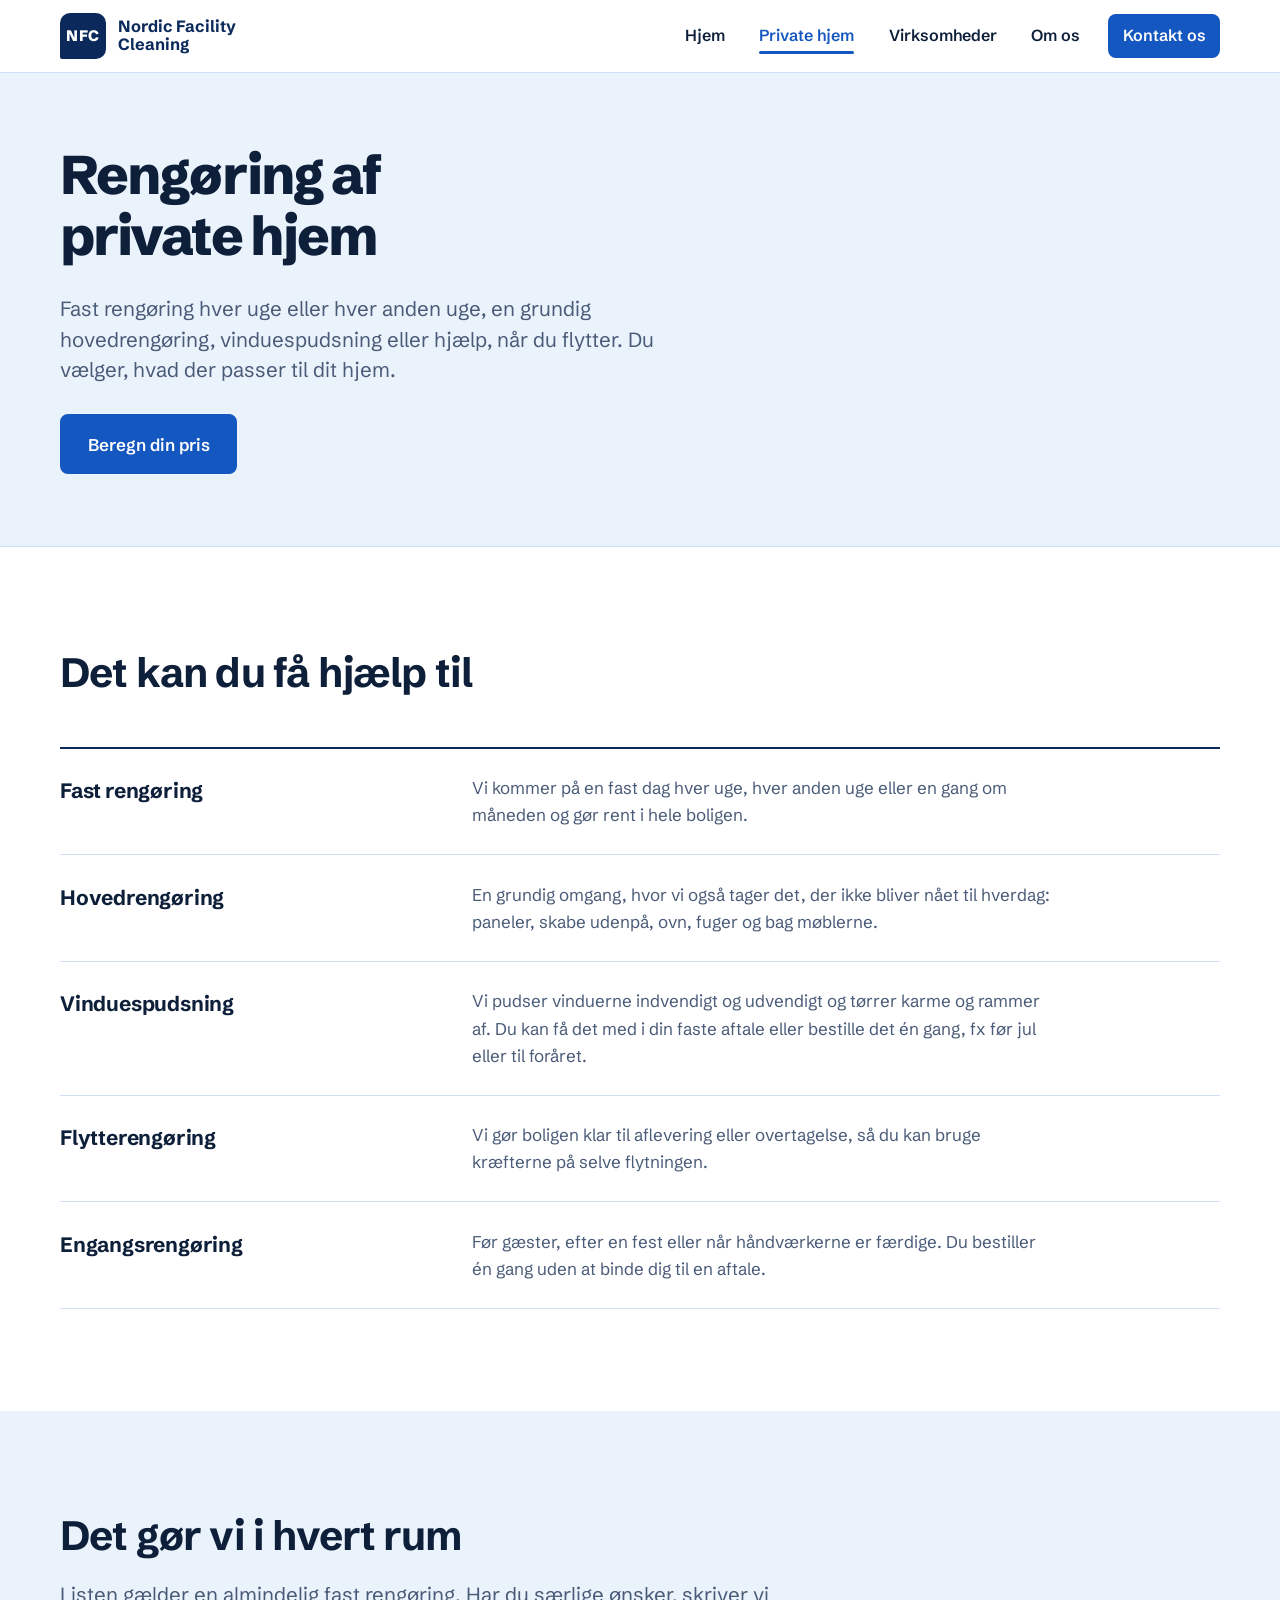
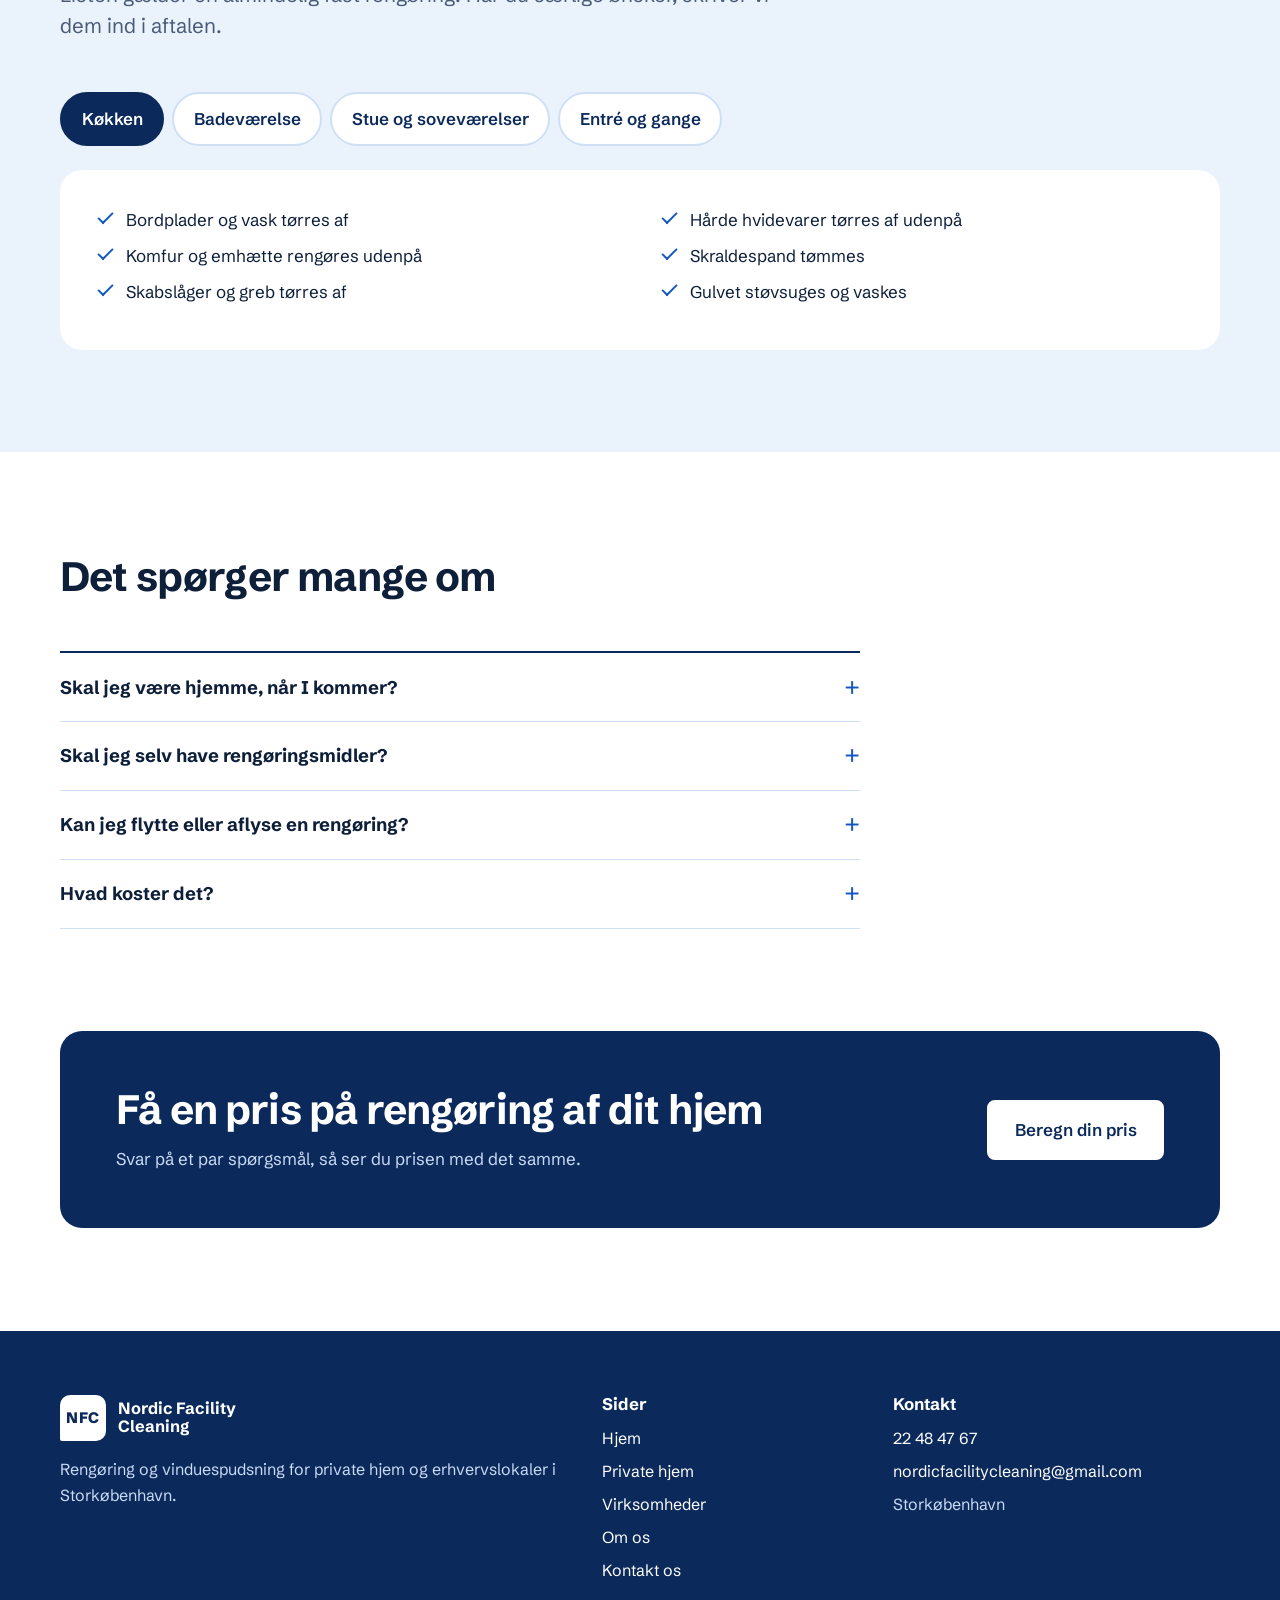
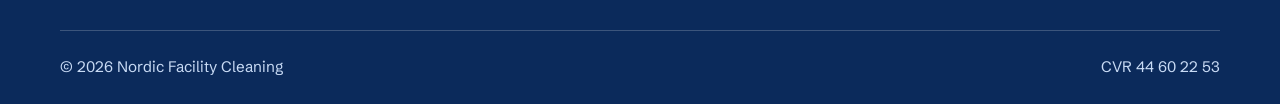
<file: privat-hjem.html>
<!DOCTYPE html>
<html lang="da">
<head>
  <meta charset="utf-8">
  <meta name="viewport" content="width=device-width, initial-scale=1">
  <title>Rengøring af private hjem – Nordic Facility Cleaning</title>
  <meta name="description" content="Fast rengøring, hovedrengøring, vinduespudsning og flytterengøring af private hjem i Storkøbenhavn. Se hvad vi gør i hvert rum, og få et tilbud fra Nordic Facility Cleaning.">

  <!-- Skrifttype: Schibsted Grotesk (Google Fonts) -->
  <link rel="preconnect" href="https://fonts.googleapis.com">
  <link rel="preconnect" href="https://fonts.gstatic.com" crossorigin>
  <link href="https://fonts.googleapis.com/css2?family=Schibsted+Grotesk:wght@400;600;700;800&display=swap" rel="stylesheet">

  <link rel="stylesheet" href="css/style.css">
</head>
<body>
  <a class="skip-link" href="#indhold">Spring til indhold</a>

  <!-- ===== Header og navigation (ens på alle sider) ===== -->
  <header class="site-header">
    <div class="wrap site-header__inner">
      <a class="logo" href="index.html" aria-label="Nordic Facility Cleaning – til forsiden">
        <span class="logo__mark" aria-hidden="true">NFC</span>
        <span class="logo__name">Nordic Facility<br>Cleaning</span>
      </a>

      <button class="nav-toggle" type="button" aria-expanded="false" aria-controls="hovedmenu">
        <span class="nav-toggle__bars" aria-hidden="true"></span>
        Menu
      </button>

      <nav class="nav" id="hovedmenu" aria-label="Hovedmenu">
        <ul>
          <li><a href="index.html">Hjem</a></li>
          <li><a href="privat-hjem.html" aria-current="page">Private hjem</a></li>
          <li><a href="virksomheder.html">Virksomheder</a></li>
          <li><a href="om-os.html">Om os</a></li>
          <li><a href="kontakt.html" class="nav__cta">Kontakt os</a></li>
        </ul>
      </nav>
    </div>
  </header>

  <main id="indhold">
    <section class="page-head">
      <div class="wrap">
        <h1>Rengøring af private hjem</h1>
        <p class="lead">Fast rengøring hver uge eller hver anden uge, en grundig hovedrengøring, vinduespudsning eller hjælp, når du flytter. Du vælger, hvad der passer til dit hjem.</p>
        <div class="btn-row"><a class="btn" href="pris-privat.html">Beregn din pris</a></div>
      </div>
    </section>

    <!-- ===== Ydelser ===== -->
    <section class="section">
      <div class="wrap">
        <div class="section__head">
          <h2>Det kan du få hjælp til</h2>
        </div>

        <dl class="service-list">
          <div>
            <dt>Fast rengøring</dt>
            <dd>Vi kommer på en fast dag hver uge, hver anden uge eller en gang om måneden og gør rent i hele boligen.</dd>
          </div>
          <div>
            <dt>Hovedrengøring</dt>
            <dd>En grundig omgang, hvor vi også tager det, der ikke bliver nået til hverdag: paneler, skabe udenpå, ovn, fuger og bag møblerne.</dd>
          </div>
          <div>
            <dt>Vinduespudsning</dt>
            <dd>Vi pudser vinduerne indvendigt og udvendigt og tørrer karme og rammer af. Du kan få det med i din faste aftale eller bestille det én gang, fx før jul eller til foråret.</dd>
          </div>
          <div>
            <dt>Flytterengøring</dt>
            <dd>Vi gør boligen klar til aflevering eller overtagelse, så du kan bruge kræfterne på selve flytningen.</dd>
          </div>
          <div>
            <dt>Engangsrengøring</dt>
            <dd>Før gæster, efter en fest eller når håndværkerne er færdige. Du bestiller én gang uden at binde dig til en aftale.</dd>
          </div>
        </dl>
      </div>
    </section>

    <!-- ===== Faner: hvad vi gør i hvert rum ===== -->
    <section class="section section--ice">
      <div class="wrap">
        <div class="section__head">
          <h2>Det gør vi i hvert rum</h2>
          <p class="lead">Listen gælder en almindelig fast rengøring. Har du særlige ønsker, skriver vi dem ind i aftalen.</p>
        </div>

        <div class="tabs">
          <div class="tabs__list" role="tablist" aria-label="Rum i boligen">
            <button class="tabs__tab" type="button" role="tab" id="fane-koekken" aria-controls="panel-koekken" aria-selected="true">Køkken</button>
            <button class="tabs__tab" type="button" role="tab" id="fane-bad" aria-controls="panel-bad" aria-selected="false" tabindex="-1">Badeværelse</button>
            <button class="tabs__tab" type="button" role="tab" id="fane-stue" aria-controls="panel-stue" aria-selected="false" tabindex="-1">Stue og soveværelser</button>
            <button class="tabs__tab" type="button" role="tab" id="fane-entre" aria-controls="panel-entre" aria-selected="false" tabindex="-1">Entré og gange</button>
          </div>

          <div class="tabs__panel" role="tabpanel" id="panel-koekken" aria-labelledby="fane-koekken">
            <ul class="checklist">
              <li>Bordplader og vask tørres af</li>
              <li>Komfur og emhætte rengøres udenpå</li>
              <li>Skabslåger og greb tørres af</li>
              <li>Hårde hvidevarer tørres af udenpå</li>
              <li>Skraldespand tømmes</li>
              <li>Gulvet støvsuges og vaskes</li>
            </ul>
          </div>

          <div class="tabs__panel" role="tabpanel" id="panel-bad" aria-labelledby="fane-bad" hidden>
            <ul class="checklist">
              <li>Toilet rengøres indvendigt og udvendigt</li>
              <li>Håndvask og armaturer afkalkes</li>
              <li>Bruseniche eller badekar rengøres</li>
              <li>Spejle pudses</li>
              <li>Fliser tørres af, hvor der er stænk</li>
              <li>Gulvet vaskes</li>
            </ul>
          </div>

          <div class="tabs__panel" role="tabpanel" id="panel-stue" aria-labelledby="fane-stue" hidden>
            <ul class="checklist">
              <li>Støv tørres af på flader og hylder</li>
              <li>Vindueskarme tørres af</li>
              <li>Spejle og glasflader pudses</li>
              <li>Kontakter og dørgreb tørres af</li>
              <li>Tæpper og gulve støvsuges</li>
              <li>Hårde gulve vaskes</li>
            </ul>
          </div>

          <div class="tabs__panel" role="tabpanel" id="panel-entre" aria-labelledby="fane-entre" hidden>
            <ul class="checklist">
              <li>Gulvet støvsuges og vaskes</li>
              <li>Dørgreb og kontakter tørres af</li>
              <li>Spejle pudses</li>
              <li>Paneler og fodlister støves af</li>
              <li>Trapper støvsuges og vaskes</li>
              <li>Måtter rystes eller støvsuges</li>
            </ul>
          </div>
        </div>
      </div>
    </section>

    <!-- ===== Ofte stillede spørgsmål ===== -->
    <section class="section">
      <div class="wrap">
        <div class="section__head">
          <h2>Det spørger mange om</h2>
        </div>

        <div class="faq">
          <details>
            <summary>Skal jeg være hjemme, når I kommer?</summary>
            <p>Nej. De fleste giver os en nøgle eller en kode, så vi kan gøre rent, mens du er på arbejde. Du er også velkommen til at være hjemme.</p>
          </details>
          <details>
            <summary>Skal jeg selv have rengøringsmidler?</summary>
            <p>Nej, vi har selv midler og udstyr med. Vil du hellere have, at vi bruger dine egne produkter, gør vi det.</p>
          </details>
          <details>
            <summary>Kan jeg flytte eller aflyse en rengøring?</summary>
            <p>Ja. Giv os besked i god tid, så finder vi en ny dag sammen.</p>
          </details>
          <details>
            <summary>Hvad koster det?</summary>
            <p>Prisen afhænger af boligens størrelse, og hvor ofte vi skal komme. Du får et fast tilbud, før vi går i gang.</p>
          </details>
        </div>
      </div>
    </section>

    <!-- ===== Afsluttende opfordring ===== -->
    <section class="section section--flush-top">
      <div class="wrap">
        <div class="cta">
          <div>
            <h2>Få en pris på rengøring af dit hjem</h2>
            <p>Svar på et par spørgsmål, så ser du prisen med det samme.</p>
          </div>
          <a class="btn btn--light" href="pris-privat.html">Beregn din pris</a>
        </div>
      </div>
    </section>
  </main>

  <!-- ===== Footer (ens på alle sider) ===== -->
  <footer class="site-footer">
    <div class="wrap">
      <div class="site-footer__grid">
        <div>
          <a class="logo" href="index.html" aria-label="Nordic Facility Cleaning – til forsiden">
            <span class="logo__mark" aria-hidden="true">NFC</span>
            <span class="logo__name">Nordic Facility<br>Cleaning</span>
          </a>
          <p>Rengøring og vinduespudsning for private hjem og erhvervslokaler i Storkøbenhavn.</p>
        </div>

        <div>
          <h2>Sider</h2>
          <ul>
            <li><a href="index.html">Hjem</a></li>
            <li><a href="privat-hjem.html">Private hjem</a></li>
            <li><a href="virksomheder.html">Virksomheder</a></li>
            <li><a href="om-os.html">Om os</a></li>
            <li><a href="kontakt.html">Kontakt os</a></li>
          </ul>
        </div>

        <div>
          <h2>Kontakt</h2>
          <ul>
            <li><a href="tel:+4522484767">22 48 47 67</a></li>
            <li><a href="mailto:nordicfacilitycleaning@gmail.com">nordicfacilitycleaning@gmail.com</a></li>
            <li>Storkøbenhavn</li>
          </ul>
        </div>
      </div>

      <div class="site-footer__bottom">
        <p>© <span data-year>2026</span> Nordic Facility Cleaning</p>
        <p>CVR 44 60 22 53</p>
      </div>
    </div>
  </footer>

  <script src="js/script.js"></script>
</body>
</html>
</file>
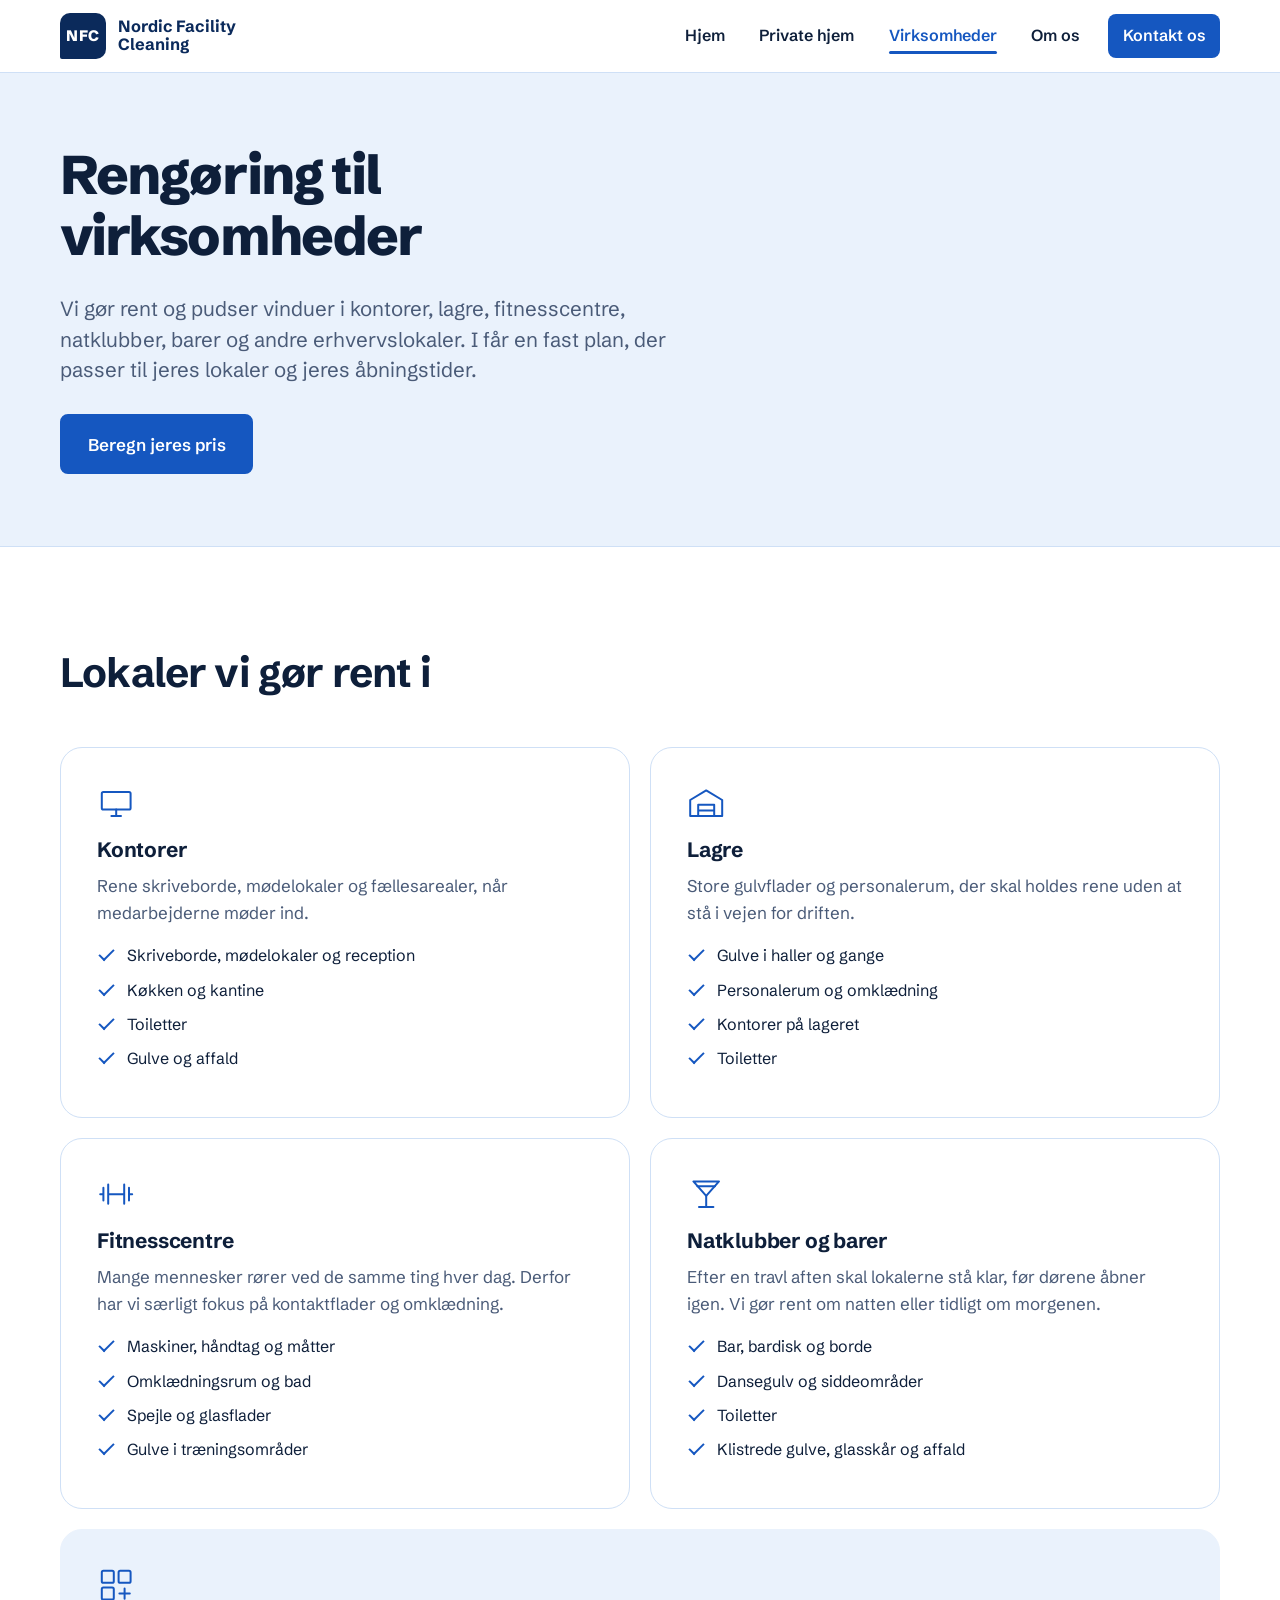
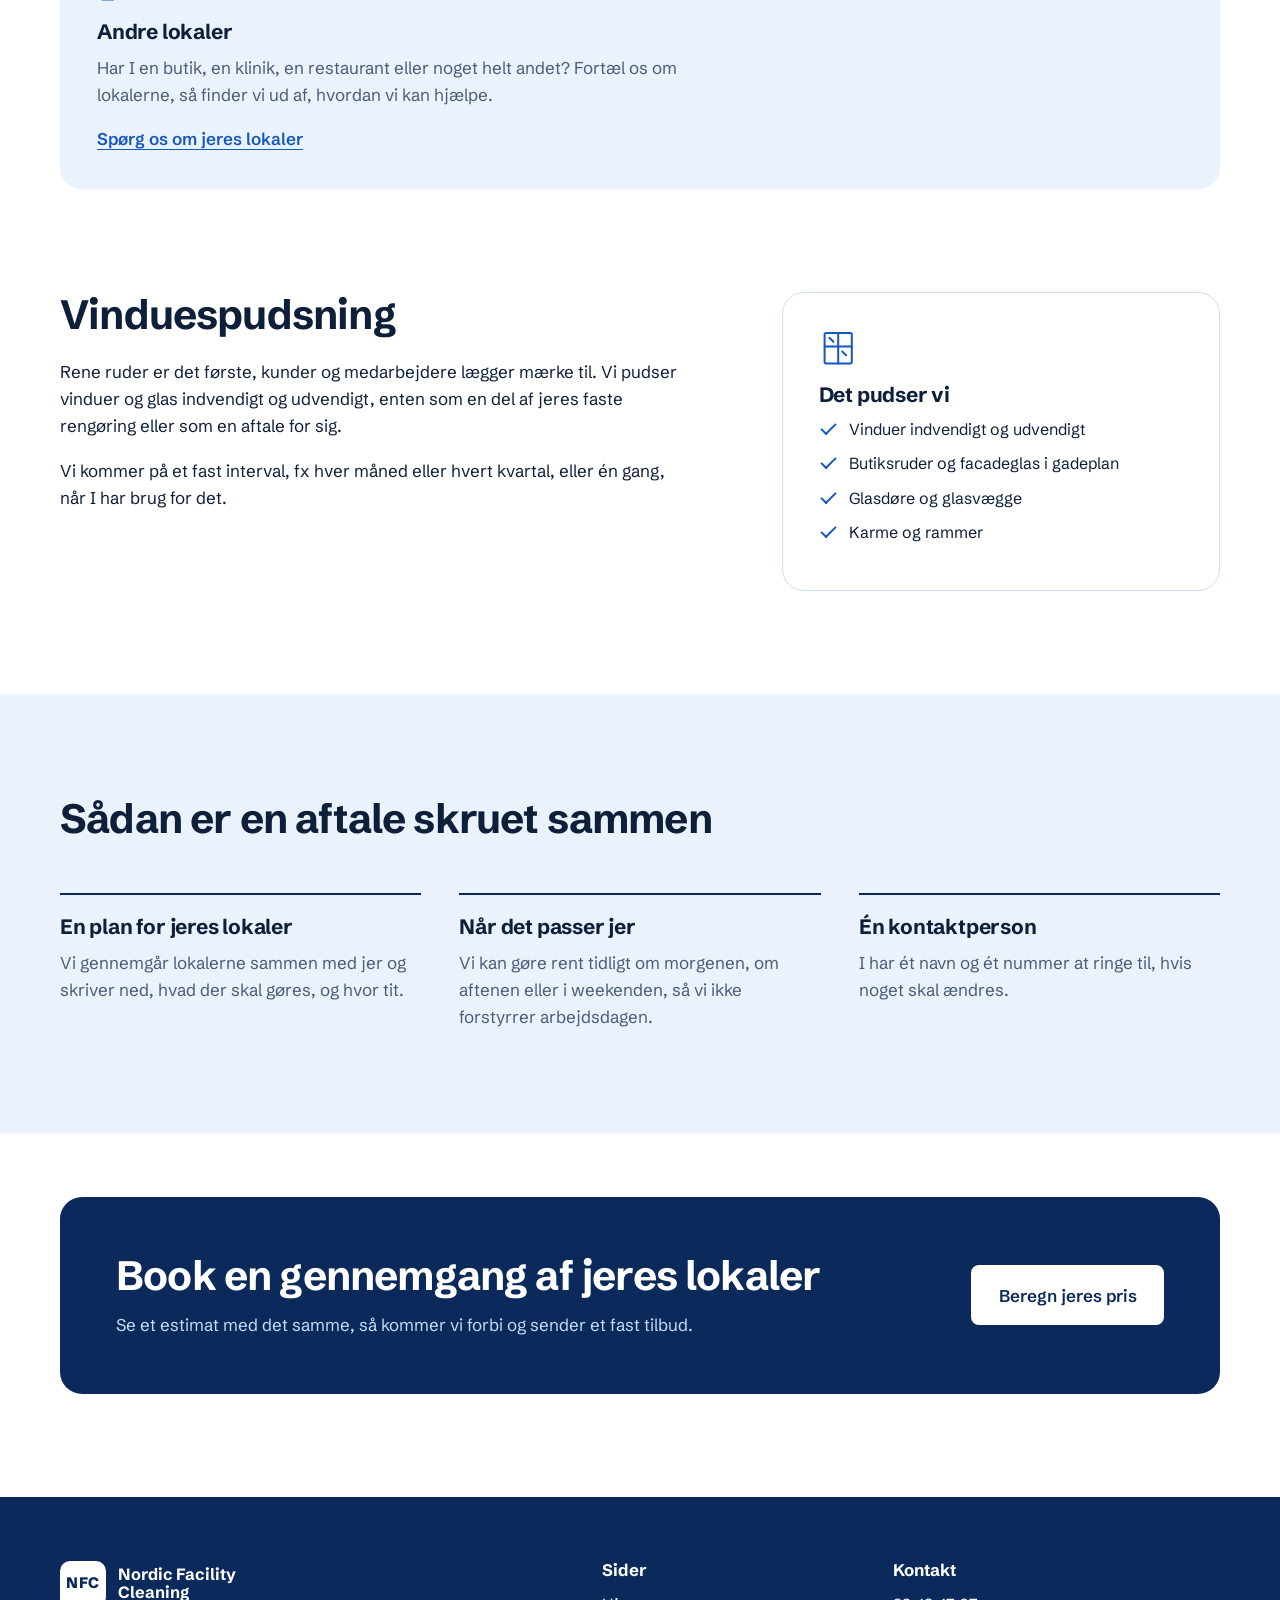
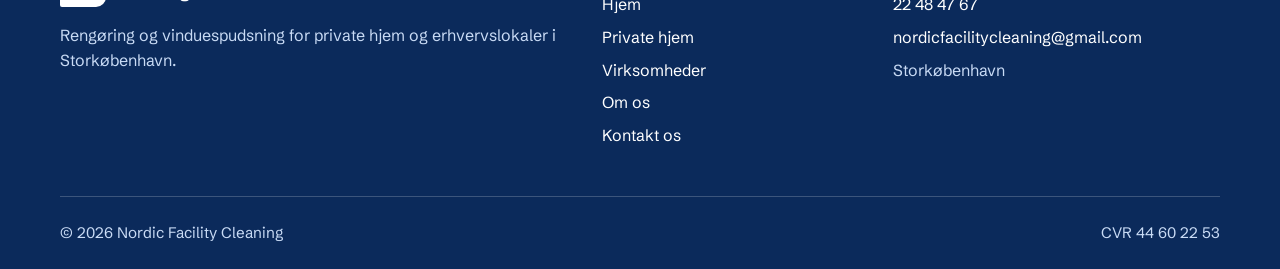
<file: virksomheder.html>
<!DOCTYPE html>
<html lang="da">
<head>
  <meta charset="utf-8">
  <meta name="viewport" content="width=device-width, initial-scale=1">
  <title>Erhvervsrengøring – Nordic Facility Cleaning</title>
  <meta name="description" content="Rengøring og vinduespudsning for kontorer, lagre, fitnesscentre, natklubber, barer og andre erhvervslokaler i Storkøbenhavn. Få en gennemgang af jeres lokaler og et fast tilbud fra Nordic Facility Cleaning.">

  <!-- Skrifttype: Schibsted Grotesk (Google Fonts) -->
  <link rel="preconnect" href="https://fonts.googleapis.com">
  <link rel="preconnect" href="https://fonts.gstatic.com" crossorigin>
  <link href="https://fonts.googleapis.com/css2?family=Schibsted+Grotesk:wght@400;600;700;800&display=swap" rel="stylesheet">

  <link rel="stylesheet" href="css/style.css">
</head>
<body>
  <a class="skip-link" href="#indhold">Spring til indhold</a>

  <!-- ===== Header og navigation (ens på alle sider) ===== -->
  <header class="site-header">
    <div class="wrap site-header__inner">
      <a class="logo" href="index.html" aria-label="Nordic Facility Cleaning – til forsiden">
        <span class="logo__mark" aria-hidden="true">NFC</span>
        <span class="logo__name">Nordic Facility<br>Cleaning</span>
      </a>

      <button class="nav-toggle" type="button" aria-expanded="false" aria-controls="hovedmenu">
        <span class="nav-toggle__bars" aria-hidden="true"></span>
        Menu
      </button>

      <nav class="nav" id="hovedmenu" aria-label="Hovedmenu">
        <ul>
          <li><a href="index.html">Hjem</a></li>
          <li><a href="privat-hjem.html">Private hjem</a></li>
          <li><a href="virksomheder.html" aria-current="page">Virksomheder</a></li>
          <li><a href="om-os.html">Om os</a></li>
          <li><a href="kontakt.html" class="nav__cta">Kontakt os</a></li>
        </ul>
      </nav>
    </div>
  </header>

  <main id="indhold">
    <section class="page-head">
      <div class="wrap">
        <h1>Rengøring til virksomheder</h1>
        <p class="lead">Vi gør rent og pudser vinduer i kontorer, lagre, fitnesscentre, natklubber, barer og andre erhvervslokaler. I får en fast plan, der passer til jeres lokaler og jeres åbningstider.</p>
        <div class="btn-row"><a class="btn" href="pris-erhverv.html">Beregn jeres pris</a></div>
      </div>
    </section>

    <!-- ===== Brancher ===== -->
    <section class="section">
      <div class="wrap">
        <div class="section__head">
          <h2>Lokaler vi gør rent i</h2>
        </div>

        <div class="sectors">
          <article class="sector">
            <svg viewBox="0 0 48 48" fill="none" stroke="currentColor" stroke-width="2.5" stroke-linecap="round" stroke-linejoin="round" aria-hidden="true">
              <rect x="6" y="10" width="36" height="22" rx="2"/><path d="M18 40h12M24 32v8"/>
            </svg>
            <h3>Kontorer</h3>
            <p>Rene skriveborde, mødelokaler og fællesarealer, når medarbejderne møder ind.</p>
            <ul class="checklist">
              <li>Skriveborde, mødelokaler og reception</li>
              <li>Køkken og kantine</li>
              <li>Toiletter</li>
              <li>Gulve og affald</li>
            </ul>
          </article>

          <article class="sector">
            <svg viewBox="0 0 48 48" fill="none" stroke="currentColor" stroke-width="2.5" stroke-linecap="round" stroke-linejoin="round" aria-hidden="true">
              <path d="M4 20 24 8l20 12v20H4Z"/><path d="M14 40V26h20v14M14 33h20"/>
            </svg>
            <h3>Lagre</h3>
            <p>Store gulvflader og personalerum, der skal holdes rene uden at stå i vejen for driften.</p>
            <ul class="checklist">
              <li>Gulve i haller og gange</li>
              <li>Personalerum og omklædning</li>
              <li>Kontorer på lageret</li>
              <li>Toiletter</li>
            </ul>
          </article>

          <article class="sector">
            <svg viewBox="0 0 48 48" fill="none" stroke="currentColor" stroke-width="2.5" stroke-linecap="round" stroke-linejoin="round" aria-hidden="true">
              <path d="M14 24h20M8 16v16M14 12v24M34 12v24M40 16v16M4 24h4M40 24h4"/>
            </svg>
            <h3>Fitnesscentre</h3>
            <p>Mange mennesker rører ved de samme ting hver dag. Derfor har vi særligt fokus på kontaktflader og omklædning.</p>
            <ul class="checklist">
              <li>Maskiner, håndtag og måtter</li>
              <li>Omklædningsrum og bad</li>
              <li>Spejle og glasflader</li>
              <li>Gulve i træningsområder</li>
            </ul>
          </article>

          <article class="sector">
            <svg viewBox="0 0 48 48" fill="none" stroke="currentColor" stroke-width="2.5" stroke-linecap="round" stroke-linejoin="round" aria-hidden="true">
              <path d="M8 8h32L24 26Z"/><path d="M24 26v14M15 40h18M13 14h22"/>
            </svg>
            <h3>Natklubber og barer</h3>
            <p>Efter en travl aften skal lokalerne stå klar, før dørene åbner igen. Vi gør rent om natten eller tidligt om morgenen.</p>
            <ul class="checklist">
              <li>Bar, bardisk og borde</li>
              <li>Dansegulv og siddeområder</li>
              <li>Toiletter</li>
              <li>Klistrede gulve, glasskår og affald</li>
            </ul>
          </article>

          <article class="sector sector--other">
            <svg viewBox="0 0 48 48" fill="none" stroke="currentColor" stroke-width="2.5" stroke-linecap="round" stroke-linejoin="round" aria-hidden="true">
              <rect x="6" y="6" width="15" height="15" rx="2"/><rect x="27" y="6" width="15" height="15" rx="2"/><rect x="6" y="27" width="15" height="15" rx="2"/><path d="M34.5 28v13M28 34.5h13"/>
            </svg>
            <h3>Andre lokaler</h3>
            <p>Har I en butik, en klinik, en restaurant eller noget helt andet? Fortæl os om lokalerne, så finder vi ud af, hvordan vi kan hjælpe.</p>
            <a class="text-link" href="kontakt.html">Spørg os om jeres lokaler</a>
          </article>
        </div>
      </div>
    </section>

    <!-- ===== Vinduespudsning for virksomheder ===== -->
    <section class="section section--flush-top">
      <div class="wrap split">
        <div>
          <h2>Vinduespudsning</h2>
          <p>Rene ruder er det første, kunder og medarbejdere lægger mærke til. Vi pudser vinduer og glas indvendigt og udvendigt, enten som en del af jeres faste rengøring eller som en aftale for sig.</p>
          <p>Vi kommer på et fast interval, fx hver måned eller hvert kvartal, eller én gang, når I har brug for det.</p>
        </div>
        <div class="sector">
          <svg viewBox="0 0 48 48" fill="none" stroke="currentColor" stroke-width="2.5" stroke-linecap="round" stroke-linejoin="round" aria-hidden="true">
              <rect x="7" y="5" width="34" height="38" rx="2"/><path d="M24 5v38M7 22h34"/><path d="M13 11l5 5M29 28l5 5"/>
            </svg>
          <h3>Det pudser vi</h3>
          <ul class="checklist">
            <li>Vinduer indvendigt og udvendigt</li>
            <li>Butiksruder og facadeglas i gadeplan</li>
            <li>Glasdøre og glasvægge</li>
            <li>Karme og rammer</li>
          </ul>
        </div>
      </div>
    </section>

    <!-- ===== Sådan er en erhvervsaftale skruet sammen ===== -->
    <section class="section section--ice">
      <div class="wrap">
        <div class="section__head">
          <h2>Sådan er en aftale skruet sammen</h2>
        </div>

        <div class="points">
          <div class="point">
            <h3>En plan for jeres lokaler</h3>
            <p>Vi gennemgår lokalerne sammen med jer og skriver ned, hvad der skal gøres, og hvor tit.</p>
          </div>
          <div class="point">
            <h3>Når det passer jer</h3>
            <p>Vi kan gøre rent tidligt om morgenen, om aftenen eller i weekenden, så vi ikke forstyrrer arbejdsdagen.</p>
          </div>
          <div class="point">
            <h3>Én kontaktperson</h3>
            <p>I har ét navn og ét nummer at ringe til, hvis noget skal ændres.</p>
          </div>
        </div>
      </div>
    </section>

    <!-- ===== Afsluttende opfordring ===== -->
    <section class="section section--flush-top">
      <div class="wrap">
        <div class="cta">
          <div>
            <h2>Book en gennemgang af jeres lokaler</h2>
            <p>Se et estimat med det samme, så kommer vi forbi og sender et fast tilbud.</p>
          </div>
          <a class="btn btn--light" href="pris-erhverv.html">Beregn jeres pris</a>
        </div>
      </div>
    </section>
  </main>

  <!-- ===== Footer (ens på alle sider) ===== -->
  <footer class="site-footer">
    <div class="wrap">
      <div class="site-footer__grid">
        <div>
          <a class="logo" href="index.html" aria-label="Nordic Facility Cleaning – til forsiden">
            <span class="logo__mark" aria-hidden="true">NFC</span>
            <span class="logo__name">Nordic Facility<br>Cleaning</span>
          </a>
          <p>Rengøring og vinduespudsning for private hjem og erhvervslokaler i Storkøbenhavn.</p>
        </div>

        <div>
          <h2>Sider</h2>
          <ul>
            <li><a href="index.html">Hjem</a></li>
            <li><a href="privat-hjem.html">Private hjem</a></li>
            <li><a href="virksomheder.html">Virksomheder</a></li>
            <li><a href="om-os.html">Om os</a></li>
            <li><a href="kontakt.html">Kontakt os</a></li>
          </ul>
        </div>

        <div>
          <h2>Kontakt</h2>
          <ul>
            <li><a href="tel:+4522484767">22 48 47 67</a></li>
            <li><a href="mailto:nordicfacilitycleaning@gmail.com">nordicfacilitycleaning@gmail.com</a></li>
            <li>Storkøbenhavn</li>
          </ul>
        </div>
      </div>

      <div class="site-footer__bottom">
        <p>© <span data-year>2026</span> Nordic Facility Cleaning</p>
        <p>CVR 44 60 22 53</p>
      </div>
    </div>
  </footer>

  <script src="js/script.js"></script>
</body>
</html>
</file>
<file: css/style.css>
/* ==========================================================================
   Nordic Facility Cleaning (NFC) – fælles stylesheet
   Indhold:
   1. Farver og grundindstillinger
   2. Typografi
   3. Layout-hjælpere og knapper
   4. Header og navigation
   5. Forside-hero (vinduet der bliver pudset)
   6. Sektioner på forsiden
   7. Undersider (sidehoved, ydelser, faner, FAQ)
   8. Kontaktformular
   9. Footer
   10. Mobil og reduceret bevægelse
   ========================================================================== */

/* 1. Farver og grundindstillinger ---------------------------------------- */
:root {
  --navy: #0b2a5b;        /* mørk blå – hero, footer, mørke flader */
  --blue: #1557c0;        /* primær blå – knapper og links */
  --blue-bright: #2f7bea; /* lys blå – fremhævning på mørk baggrund */
  --ice: #eaf2fc;         /* meget lys blå – rolige flader */
  --mist: #cfe0f6;        /* lys blå – streger og kanter */
  --white: #ffffff;
  --ink: #0e1f3a;         /* tekstfarve */
  --muted: #4a5b78;       /* dæmpet tekst */

  --font: "Schibsted Grotesk", "Segoe UI", system-ui, -apple-system, sans-serif;

  --wrap: 1160px;
  --gap: clamp(1.25rem, 3vw, 2.5rem);
  --radius-s: 8px;
  --radius-l: 22px;
}

*,
*::before,
*::after { box-sizing: border-box; }

html { scroll-behavior: smooth; }

body {
  margin: 0;
  font-family: var(--font);
  font-size: 1.0625rem;
  line-height: 1.6;
  color: var(--ink);
  background: var(--white);
  -webkit-font-smoothing: antialiased;
}

img, svg { max-width: 100%; display: block; }

a { color: var(--blue); }

:focus-visible {
  outline: 3px solid var(--blue-bright);
  outline-offset: 3px;
  border-radius: 4px;
}

/* 2. Typografi ------------------------------------------------------------ */
h1, h2, h3 {
  margin: 0 0 0.5em;
  line-height: 1.12;
  letter-spacing: -0.02em;
  font-weight: 700;
  text-wrap: balance;
}

h1 { font-size: clamp(2.3rem, 5.2vw, 4.1rem); font-weight: 800; letter-spacing: -0.035em; }
h2 { font-size: clamp(1.75rem, 3.2vw, 2.6rem); }
h3 { font-size: 1.3rem; letter-spacing: -0.01em; }

p { margin: 0 0 1em; max-width: 62ch; }

.lead { font-size: clamp(1.1rem, 1.6vw, 1.3rem); line-height: 1.5; color: var(--muted); }

/* 3. Layout-hjælpere og knapper ------------------------------------------- */
.wrap {
  width: min(100% - 2.5rem, var(--wrap));
  margin-inline: auto;
}

.section { padding-block: clamp(3.5rem, 8vw, 6.5rem); }
.section--flush-top { padding-top: 0; }
.section--ice + .section--flush-top,
.section--navy + .section--flush-top { padding-top: clamp(2.5rem, 5vw, 4rem); }
.section--ice { background: var(--ice); }
.section--navy { background: var(--navy); color: var(--white); }
.section--navy .lead { color: #c9dbf5; }

.section__head { margin-bottom: clamp(2rem, 4vw, 3.25rem); max-width: 46rem; }

.btn {
  display: inline-block;
  padding: 0.85em 1.5em;
  border: 2px solid var(--blue);
  border-radius: var(--radius-s);
  background: var(--blue);
  color: var(--white);
  font: inherit;
  font-weight: 600;
  text-decoration: none;
  cursor: pointer;
  transition: background-color 0.15s, border-color 0.15s, color 0.15s, transform 0.15s, box-shadow 0.15s;
}
/* Hover: knappen skifter farve, løfter sig og får skygge */
.btn:hover {
  background: var(--navy);
  border-color: var(--navy);
  transform: translateY(-2px);
  box-shadow: 0 10px 20px -8px rgba(11, 42, 91, 0.5);
}
.btn:active { transform: translateY(0); box-shadow: none; }

.btn--light { background: var(--white); border-color: var(--white); color: var(--navy); }
.btn--light:hover { background: var(--ice); border-color: var(--ice); color: var(--navy); }

.btn--ghost { background: transparent; border-color: rgba(255, 255, 255, 0.55); color: var(--white); }
.btn--ghost:hover { background: rgba(255, 255, 255, 0.12); border-color: var(--white); }

.btn-row { display: flex; flex-wrap: wrap; gap: 0.85rem; margin-top: 1.75rem; }

.text-link { font-weight: 600; text-underline-offset: 0.25em; text-decoration-thickness: 1px; }
.text-link:hover,
.path:hover .text-link { text-decoration-thickness: 3px; }
.section--navy .text-link,
.path--business .text-link { color: var(--white); }

.checklist { list-style: none; margin: 0; padding: 0; }
.checklist li {
  position: relative;
  padding-left: 1.9rem;
  margin-bottom: 0.55rem;
}
.checklist li::before {
  content: "";
  position: absolute;
  left: 0.15rem;
  top: 0.38em;
  width: 0.95rem;
  height: 0.5rem;
  border-left: 2.5px solid var(--blue);
  border-bottom: 2.5px solid var(--blue);
  transform: rotate(-45deg);
}
.path--business .checklist li::before { border-color: #9cc4ff; }

/* Synlig markering af tekst, du selv skal udfylde */
.placeholder {
  padding: 1rem 1.25rem;
  border: 2px dashed var(--blue-bright);
  border-radius: var(--radius-s);
  background: var(--ice);
  color: var(--navy);
}

/* 4. Header og navigation -------------------------------------------------- */
.skip-link {
  position: absolute;
  left: 1rem;
  top: -4rem;
  z-index: 100;
  padding: 0.6rem 1rem;
  background: var(--navy);
  color: var(--white);
  border-radius: var(--radius-s);
}
.skip-link:focus { top: 1rem; }

.site-header {
  position: sticky;
  top: 0;
  z-index: 50;
  background: var(--white);
  border-bottom: 1px solid var(--mist);
}

.site-header__inner {
  display: flex;
  align-items: center;
  justify-content: space-between;
  gap: 1.5rem;
  min-height: 4.5rem;
}

.logo {
  display: inline-flex;
  align-items: center;
  gap: 0.7rem;
  color: var(--navy);
  text-decoration: none;
  font-weight: 700;
  line-height: 1.1;
}
.logo__mark {
  display: grid;
  place-items: center;
  width: 2.9rem;
  height: 2.9rem;
  border-radius: 10px 10px 10px 2px;
  background: var(--navy);
  color: var(--white);
  font-weight: 800;
  font-size: 0.95rem;
  letter-spacing: 0.04em;
}
.logo__name { font-size: 1.02rem; }

.nav-toggle {
  display: none;
  align-items: center;
  gap: 0.5rem;
  padding: 0.55rem 0.9rem;
  border: 1px solid var(--mist);
  border-radius: var(--radius-s);
  background: var(--white);
  color: var(--navy);
  font: inherit;
  font-weight: 600;
  cursor: pointer;
}
.nav-toggle__bars,
.nav-toggle__bars::before,
.nav-toggle__bars::after {
  display: block;
  width: 1.15rem;
  height: 2px;
  background: currentColor;
  border-radius: 2px;
}
.nav-toggle__bars { position: relative; }
.nav-toggle__bars::before,
.nav-toggle__bars::after { content: ""; position: absolute; left: 0; }
.nav-toggle__bars::before { top: -6px; }
.nav-toggle__bars::after { top: 6px; }

.nav ul {
  display: flex;
  align-items: center;
  gap: 0.35rem;
  list-style: none;
  margin: 0;
  padding: 0;
}

.nav a {
  display: block;
  padding: 0.55rem 0.9rem;
  border-radius: var(--radius-s);
  color: var(--ink);
  font-weight: 600;
  font-size: 1rem;
  text-decoration: none;
  position: relative;
  transition: background-color 0.15s, color 0.15s, transform 0.15s, box-shadow 0.15s;
}
/* Hover: lys baggrund og en blå streg, der glider ind fra venstre */
.nav a::after {
  content: "";
  position: absolute;
  left: 0.9rem;
  right: 0.9rem;
  bottom: 0.25rem;
  height: 3px;
  border-radius: 2px;
  background: var(--blue);
  transform: scaleX(0);
  transform-origin: left;
  transition: transform 0.2s;
}
.nav a:hover { background: var(--ice); color: var(--blue); }
.nav a:hover::after,
.nav a[aria-current="page"]::after { transform: scaleX(1); }
.nav a[aria-current="page"] { color: var(--blue); }

.nav a.nav__cta { margin-left: 0.5rem; background: var(--blue); color: var(--white); }
.nav a.nav__cta::after { display: none; }
.nav a.nav__cta:hover {
  background: var(--navy);
  color: var(--white);
  transform: translateY(-2px);
  box-shadow: 0 10px 20px -8px rgba(11, 42, 91, 0.5);
}
.nav a.nav__cta[aria-current="page"] { background: var(--navy); color: var(--white); }

/* 5. Forside-hero ---------------------------------------------------------- */
.hero {
  background: var(--navy);
  color: var(--white);
  overflow: hidden;
}

.hero__inner {
  display: grid;
  grid-template-columns: minmax(0, 1.15fr) minmax(0, 0.85fr);
  align-items: center;
  gap: var(--gap);
  padding-block: clamp(3rem, 7vw, 5.5rem);
}

.hero h1 { margin-bottom: 0.45em; }
.hero .lead { color: #c9dbf5; max-width: 34rem; }

/* Vinduet: en dugget rude der bliver trukket ren, når siden åbner */
.window {
  position: relative;
  justify-self: end;
  width: min(100%, 23rem);
  aspect-ratio: 5 / 6;
  border: 14px solid var(--white);
  border-radius: 6px;
  background: #dcecfc;
  box-shadow: 0 30px 60px -25px rgba(0, 0, 0, 0.55);
}
.window::after { /* vindueskarm */
  content: "";
  position: absolute;
  left: -28px;
  right: -28px;
  bottom: -30px;
  height: 16px;
  background: var(--white);
  border-radius: 3px;
}

.window__scene { position: absolute; inset: 0; width: 100%; height: 100%; }

.window__haze {
  position: absolute;
  inset: 0;
  background:
    radial-gradient(circle at 22% 30%, rgba(255, 255, 255, 0.35) 0 9%, transparent 10%),
    radial-gradient(circle at 68% 58%, rgba(255, 255, 255, 0.28) 0 12%, transparent 13%),
    radial-gradient(circle at 40% 82%, rgba(255, 255, 255, 0.3) 0 7%, transparent 8%),
    rgba(124, 150, 186, 0.88);
  clip-path: inset(0 0 0 0);
  animation: wipe-haze 1.5s 0.5s cubic-bezier(0.6, 0, 0.3, 1) forwards;
}

.window__blade {
  position: absolute;
  top: -4px;
  bottom: -4px;
  left: 0;
  width: 9px;
  margin-left: -4px;
  background: var(--navy);
  border-radius: 4px;
  box-shadow: 0 0 0 2px rgba(255, 255, 255, 0.7);
  opacity: 0;
  animation: wipe-blade 1.5s 0.5s cubic-bezier(0.6, 0, 0.3, 1) forwards;
}

.window__bars::before,
.window__bars::after {
  content: "";
  position: absolute;
  background: var(--white);
}
.window__bars::before { left: 50%; top: 0; bottom: 0; width: 10px; margin-left: -5px; }
.window__bars::after { top: 42%; left: 0; right: 0; height: 10px; }

@keyframes wipe-haze {
  to { clip-path: inset(0 0 0 100%); }
}
@keyframes wipe-blade {
  0% { left: 0; opacity: 1; }
  92% { left: 100%; opacity: 1; }
  100% { left: 100%; opacity: 0; }
}

/* 6. Sektioner på forsiden -------------------------------------------------- */

/* To veje ind: privat hjem (størst) og virksomheder */
.paths {
  display: grid;
  grid-template-columns: minmax(0, 7fr) minmax(0, 5fr);
  gap: 1.25rem;
}

.path {
  position: relative;
  display: flex;
  flex-direction: column;
  padding: clamp(1.75rem, 4vw, 3rem);
  border-radius: var(--radius-l);
  transition: transform 0.2s, box-shadow 0.2s;
}
/* Hover: hele boksen løfter sig, og hele boksen er et link */
.path:hover { transform: translateY(-4px); box-shadow: 0 22px 40px -22px rgba(11, 42, 91, 0.55); }
.path .text-link::after { content: ""; position: absolute; inset: 0; border-radius: var(--radius-l); }
.path h2 { font-size: clamp(1.6rem, 2.6vw, 2.2rem); }
.path .checklist { margin-block: 0.75rem 1.75rem; }
.path .text-link { margin-top: auto; align-self: flex-start; }

.path--private { background: var(--ice); }
.path--business { background: var(--blue); color: var(--white); }

/* Tre løfter på mørk baggrund */
.promises {
  display: grid;
  grid-template-columns: repeat(3, minmax(0, 1fr));
  gap: var(--gap);
}
.promise { padding-top: 1.5rem; border-top: 2px solid rgba(255, 255, 255, 0.28); }
.promise svg { width: 2.4rem; height: 2.4rem; margin-bottom: 1.1rem; color: #9cc4ff; }
.promise p { color: #c9dbf5; margin-bottom: 0; }

/* Forløb i tre trin (en rigtig rækkefølge, derfor nummereret) */
.steps {
  display: grid;
  grid-template-columns: repeat(3, minmax(0, 1fr));
  gap: var(--gap);
  list-style: none;
  margin: 0;
  padding: 0;
  counter-reset: step;
}
.steps li { counter-increment: step; }
.steps li::before {
  content: counter(step);
  display: grid;
  place-items: center;
  width: 3rem;
  height: 3rem;
  margin-bottom: 1.1rem;
  border-radius: 50%;
  background: var(--blue);
  color: var(--white);
  font-weight: 800;
  font-size: 1.2rem;
}
.steps p { color: var(--muted); margin-bottom: 0; }

/* Afsluttende opfordring */
.cta {
  display: flex;
  flex-wrap: wrap;
  align-items: center;
  justify-content: space-between;
  gap: 1.5rem 3rem;
  padding: clamp(2rem, 5vw, 3.5rem);
  border-radius: var(--radius-l);
  background: var(--navy);
  color: var(--white);
}
.cta h2 { margin-bottom: 0.3em; }
.cta p { margin: 0; color: #c9dbf5; }

/* 7. Undersider -------------------------------------------------------------- */
.page-head {
  background: var(--ice);
  border-bottom: 1px solid var(--mist);
  padding-block: clamp(2.75rem, 6vw, 4.5rem);
}
.page-head h1 { font-size: clamp(2.1rem, 4.4vw, 3.4rem); max-width: 18ch; }
.page-head .lead { max-width: 40rem; margin-bottom: 0; }

/* Ydelser som rækker: navn til venstre, forklaring til højre */
.service-list { margin: 0; border-top: 2px solid var(--navy); }
.service-list > div {
  display: grid;
  grid-template-columns: minmax(0, 1fr) minmax(0, 2fr);
  gap: 0.5rem var(--gap);
  padding-block: 1.6rem;
  border-bottom: 1px solid var(--mist);
}
.service-list dt { font-size: 1.3rem; font-weight: 700; letter-spacing: -0.01em; }
.service-list dd { margin: 0; color: var(--muted); max-width: 58ch; }

/* Faner: hvad vi gør i hvert rum */
.tabs__list {
  display: flex;
  flex-wrap: wrap;
  gap: 0.5rem;
  margin-bottom: 1.5rem;
}
.tabs__tab {
  padding: 0.65em 1.15em;
  border: 2px solid var(--mist);
  border-radius: 999px;
  background: var(--white);
  color: var(--navy);
  font: inherit;
  font-weight: 600;
  cursor: pointer;
  transition: background-color 0.15s, border-color 0.15s, color 0.15s;
}
.tabs__tab:hover { border-color: var(--blue); background: var(--ice); }
.tabs__tab[aria-selected="true"]:hover { background: var(--blue); border-color: var(--blue); }
.tabs__tab[aria-selected="true"] { background: var(--navy); border-color: var(--navy); color: var(--white); }

.tabs__panel {
  padding: clamp(1.5rem, 3vw, 2.25rem);
  border-radius: var(--radius-l);
  background: var(--white);
}
.tabs__panel[hidden] { display: none; }
.tabs__panel .checklist { columns: 2; column-gap: var(--gap); }
.tabs__panel .checklist li { break-inside: avoid; }

/* Brancher på erhvervssiden */
.sectors {
  display: grid;
  grid-template-columns: repeat(2, minmax(0, 1fr));
  gap: 1.25rem;
}
.sector {
  padding: clamp(1.5rem, 3vw, 2.25rem);
  border: 1px solid var(--mist);
  border-radius: var(--radius-l);
  background: var(--white);
  transition: transform 0.2s, box-shadow 0.2s, border-color 0.2s;
}
/* Hover: blå kant og let løft */
.sector:hover { transform: translateY(-3px); border-color: var(--blue); box-shadow: 0 18px 34px -22px rgba(11, 42, 91, 0.5); }
.sector svg { width: 2.4rem; height: 2.4rem; margin-bottom: 1rem; color: var(--blue); }
.sector p { color: var(--muted); }
.sector .checklist { font-size: 1rem; }
.sector--other { grid-column: 1 / -1; background: var(--ice); border-color: var(--ice); }

/* Tre punkter i lys udgave (erhverv, om os) */
.points {
  display: grid;
  grid-template-columns: repeat(3, minmax(0, 1fr));
  gap: var(--gap);
}
.point { padding-top: 1.25rem; border-top: 2px solid var(--navy); }
.point p { color: var(--muted); margin-bottom: 0; }

/* Ofte stillede spørgsmål */
.faq { max-width: 50rem; border-top: 2px solid var(--navy); }
.faq details { border-bottom: 1px solid var(--mist); }
.faq summary {
  display: flex;
  justify-content: space-between;
  align-items: center;
  gap: 1rem;
  padding-block: 1.2rem;
  font-size: 1.15rem;
  font-weight: 700;
  cursor: pointer;
  list-style: none;
}
.faq summary { transition: color 0.15s; }
.faq summary:hover { color: var(--blue); }
.faq summary::-webkit-details-marker { display: none; }
.faq summary::after {
  content: "+";
  flex: none;
  font-size: 1.6rem;
  font-weight: 400;
  line-height: 1;
  color: var(--blue);
}
.faq details[open] summary::after { content: "–"; }
.faq details p { color: var(--muted); padding-bottom: 1.2rem; margin: 0; }

/* Om os: tekst og faktaboks side om side */
.about,
.split {
  display: grid;
  grid-template-columns: minmax(0, 3fr) minmax(0, 2fr);
  gap: clamp(2rem, 5vw, 4.5rem);
  align-items: start;
}
.facts {
  margin: 0;
  padding: clamp(1.5rem, 3vw, 2.25rem);
  border-radius: var(--radius-l);
  background: var(--navy);
  color: var(--white);
}
.facts div { padding-block: 0.9rem; border-bottom: 1px solid rgba(255, 255, 255, 0.2); }
.facts div:first-child { padding-top: 0; }
.facts div:last-child { padding-bottom: 0; border-bottom: 0; }
.facts dt { font-size: 0.92rem; color: #9cc4ff; }
.facts dd { margin: 0; font-weight: 600; }

/* 8. Kontaktformular ---------------------------------------------------------- */
.contact {
  display: grid;
  grid-template-columns: minmax(0, 3fr) minmax(0, 2fr);
  gap: clamp(2rem, 5vw, 4.5rem);
  align-items: start;
}

.form { display: grid; gap: 1.15rem; }
.form__row { display: grid; grid-template-columns: repeat(2, minmax(0, 1fr)); gap: 1.15rem; }

.field label,
.field legend {
  display: block;
  margin-bottom: 0.35rem;
  padding: 0;
  font-weight: 600;
}
.field input[type="text"],
.field input[type="email"],
.field input[type="tel"],
.field textarea {
  width: 100%;
  padding: 0.8rem 0.9rem;
  border: 2px solid var(--mist);
  border-radius: var(--radius-s);
  background: var(--white);
  color: var(--ink);
  font: inherit;
}
.field input:hover,
.field textarea:hover { border-color: #9dbfe9; }
.field input:focus,
.field textarea:focus { border-color: var(--blue); outline: none; box-shadow: 0 0 0 3px rgba(47, 123, 234, 0.25); }
.field textarea { min-height: 9rem; resize: vertical; }
.field [aria-invalid="true"] { border-color: #c0392b; }
.field__error { display: block; margin-top: 0.3rem; color: #a02718; font-size: 0.95rem; }

fieldset.field { margin: 0; padding: 0; border: 0; }
.choice { display: flex; flex-wrap: wrap; gap: 0.6rem; }
.choice label {
  display: inline-flex;
  align-items: center;
  gap: 0.5rem;
  margin: 0;
  padding: 0.6rem 1rem;
  border: 2px solid var(--mist);
  border-radius: 999px;
  font-weight: 600;
  cursor: pointer;
}
.choice input { accent-color: var(--blue); width: 1.05rem; height: 1.05rem; margin: 0; }
.choice label:has(input:checked) { border-color: var(--blue); background: var(--ice); }

.form__status { margin: 0; font-weight: 600; color: var(--navy); }
.form__status:empty { display: none; }

.contact-info a { color: var(--white); text-underline-offset: 0.2em; }

/* 9. Footer ------------------------------------------------------------------- */
.site-footer {
  background: var(--navy);
  color: #c9dbf5;
  padding-block: clamp(2.5rem, 5vw, 4rem) 1.5rem;
  font-size: 1rem;
}
.site-footer a { color: var(--white); text-decoration: none; }
.site-footer a:hover { text-decoration: underline; text-underline-offset: 0.2em; }

.site-footer__grid {
  display: grid;
  grid-template-columns: minmax(0, 2fr) minmax(0, 1fr) minmax(0, 1.3fr);
  gap: var(--gap);
  padding-bottom: 2.5rem;
}
.site-footer .logo { color: var(--white); margin-bottom: 1rem; }
.site-footer .logo__mark { background: var(--white); color: var(--navy); }
.site-footer h2 { font-size: 1.05rem; letter-spacing: 0; color: var(--white); margin-bottom: 0.8rem; }
.site-footer ul { list-style: none; margin: 0; padding: 0; }
.site-footer li { margin-bottom: 0.45rem; }
.site-footer__bottom {
  display: flex;
  flex-wrap: wrap;
  justify-content: space-between;
  gap: 0.5rem 2rem;
  padding-top: 1.5rem;
  border-top: 1px solid rgba(255, 255, 255, 0.2);
  font-size: 0.95rem;
}
.site-footer__bottom p { margin: 0; max-width: none; }

/* 9b. Prisberegner ----------------------------------------------------------- */
.page-head--compact { padding-block: clamp(2rem, 4vw, 3rem); }
.page-head__links { display: flex; flex-wrap: wrap; align-items: baseline; gap: 0.4rem 1.25rem; margin: 1.25rem 0 0; color: var(--muted); }
.section--quote { padding-top: clamp(2rem, 4vw, 3rem); }

.btn--ghost-dark { background: transparent; border-color: var(--mist); color: var(--navy); }
.btn--ghost-dark:hover { background: var(--ice); border-color: var(--blue); color: var(--navy); box-shadow: none; }

.quote {
  display: grid;
  grid-template-columns: minmax(0, 1fr) minmax(0, 2fr);
  gap: clamp(1.5rem, 4vw, 3.5rem);
  align-items: start;
}
.quote__side { position: sticky; top: 6rem; display: grid; gap: 1rem; }

.quote__estimate {
  padding: 1.5rem;
  border-radius: var(--radius-l);
  background: var(--navy);
  color: var(--white);
}
.quote__progress { margin: 0 0 1rem; font-size: 0.95rem; font-weight: 600; color: #9cc4ff; }
.quote__label { margin: 0; font-size: 0.95rem; color: #c9dbf5; }
.quote__price { margin: 0.15rem 0 0.75rem; font-size: clamp(1.6rem, 2.6vw, 2rem); font-weight: 800; letter-spacing: -0.02em; line-height: 1.15; }
.quote__note { margin: 0; font-size: 0.9rem; line-height: 1.45; color: #c9dbf5; }

.quote__left { padding: 1.25rem 1.5rem; border: 1px solid var(--mist); border-radius: var(--radius-l); }
.quote__left-title { margin: 0 0 0.5rem; font-weight: 700; color: var(--navy); }
.quote__left-list { margin: 0; padding-left: 1.2rem; color: var(--muted); font-size: 0.97rem; }
.quote__left-list li { margin-bottom: 0.25rem; }

.quote__form { min-width: 0; }
.quote__title { font-size: clamp(1.5rem, 2.6vw, 2rem); margin-bottom: 0.3em; }
.quote__title:focus { outline: none; }
.quote__intro { color: var(--muted); margin-bottom: 1.5rem; }

.quote__field { margin: 0 0 1.75rem; padding: 0; border: 0; min-width: 0; }
.quote__field > label,
.quote__field > legend { display: block; margin-bottom: 0.6rem; padding: 0; font-weight: 700; font-size: 1.05rem; color: var(--navy); }
.quote__req { margin-left: 0.4rem; font-size: 0.85rem; font-weight: 600; color: var(--muted); }
.quote__help { margin: -0.3rem 0 0.75rem; font-size: 0.95rem; color: var(--muted); }

.quote__opts { display: grid; grid-template-columns: repeat(auto-fill, minmax(11.5rem, 1fr)); gap: 0.6rem; }
.quote__opt {
  display: flex;
  flex-direction: column;
  align-items: flex-start;
  gap: 0.2rem;
  min-height: 4.25rem;
  padding: 0.8rem 1rem;
  border: 2px solid var(--mist);
  border-radius: var(--radius-s);
  background: var(--white);
  color: var(--ink);
  font: inherit;
  text-align: left;
  cursor: pointer;
  transition: border-color 0.15s, background-color 0.15s;
}
.quote__opt:hover { border-color: #9dbfe9; background: #f6f9fe; }
.quote__opt[aria-pressed="true"] { border-color: var(--blue); background: var(--ice); }
.quote__opt-label { font-weight: 700; line-height: 1.25; }
.quote__opt-delta { font-size: 0.88rem; font-weight: 600; color: var(--muted); }
.quote__opt[aria-pressed="true"] .quote__opt-delta { color: var(--blue); }

.quote__field input[type="text"],
.quote__field input[type="email"],
.quote__field input[type="tel"],
.quote__field input[type="date"],
.quote__field input[type="number"],
.quote__field select,
.quote__field textarea {
  width: 100%;
  padding: 0.8rem 0.9rem;
  border: 2px solid var(--mist);
  border-radius: var(--radius-s);
  background: var(--white);
  color: var(--ink);
  font: inherit;
}
.quote__field textarea { min-height: 7rem; resize: vertical; }
.quote__field input:focus,
.quote__field select:focus,
.quote__field textarea:focus { border-color: var(--blue); outline: none; box-shadow: 0 0 0 3px rgba(47, 123, 234, 0.25); }
.quote__field--short { max-width: 16rem; }

.quote__range { display: flex; align-items: center; gap: 1rem; }
.quote__range input { flex: 1; accent-color: var(--blue); height: 2rem; }
.quote__range output { min-width: 5.5rem; padding: 0.45rem 0.7rem; border-radius: var(--radius-s); background: var(--ice); font-weight: 700; text-align: center; color: var(--navy); }

.quote__stepper { display: flex; align-items: stretch; }
.quote__stepper input { text-align: center; border-radius: 0 !important; border-left: 0 !important; border-right: 0 !important; -moz-appearance: textfield; }
.quote__stepper input::-webkit-inner-spin-button,
.quote__stepper input::-webkit-outer-spin-button { -webkit-appearance: none; margin: 0; }
.quote__stepper button {
  flex: none;
  width: 3rem;
  border: 2px solid var(--mist);
  background: var(--ice);
  color: var(--navy);
  font: inherit;
  font-size: 1.3rem;
  font-weight: 700;
  cursor: pointer;
}
.quote__stepper button:first-child { border-radius: var(--radius-s) 0 0 var(--radius-s); }
.quote__stepper button:last-child { border-radius: 0 var(--radius-s) var(--radius-s) 0; }
.quote__stepper button:hover { background: var(--mist); }

.quote__error { margin: 0 0 1rem; font-weight: 600; color: #a02718; }
.quote__error:empty { display: none; }
.quote__nav { display: flex; justify-content: space-between; gap: 1rem; padding-top: 1.25rem; border-top: 1px solid var(--mist); }
.quote__nav .quote__next { margin-left: auto; }
.quote__nav[hidden], .quote__back[hidden] { display: none; }

@media (max-width: 900px) {
  .quote { grid-template-columns: minmax(0, 1fr); }
  .quote__side { position: sticky; top: 4.5rem; z-index: 5; gap: 0; }
  .quote__estimate { display: grid; grid-template-columns: 1fr auto; align-items: center; gap: 0 1rem; padding: 0.9rem 1.1rem; border-radius: var(--radius-s); }
  .quote__progress { grid-column: 1 / -1; margin-bottom: 0.25rem; font-size: 0.85rem; }
  .quote__label { font-size: 0.85rem; }
  .quote__price { grid-row: 2 / 4; grid-column: 2; margin: 0; font-size: 1.25rem; text-align: right; }
  .quote__note { display: none; }
  .quote__left { display: none; }
}
@media (max-width: 640px) {
  .quote__opts { grid-template-columns: minmax(0, 1fr) minmax(0, 1fr); }
  .quote__field--short { max-width: none; }
}

/* 10. Mobil og reduceret bevægelse --------------------------------------------- */
@media (max-width: 900px) {
  .nav-toggle { display: inline-flex; }

  .nav {
    display: none;
    position: absolute;
    left: 0;
    right: 0;
    top: 100%;
    padding: 0.75rem 1.25rem 1.25rem;
    background: var(--white);
    border-bottom: 1px solid var(--mist);
    box-shadow: 0 18px 30px -18px rgba(11, 42, 91, 0.35);
  }
  .nav.is-open { display: block; }
  .nav ul { flex-direction: column; align-items: stretch; gap: 0.15rem; }
  .nav a { padding: 0.85rem 0.75rem; font-size: 1.1rem; }
  .nav a::after { display: none; }
  .nav a[aria-current="page"] { box-shadow: inset 3px 0 0 var(--blue); }
  .nav a.nav__cta { margin: 0.5rem 0 0; text-align: center; }

  .hero__inner,
  .paths,
  .about,
  .split,
  .contact { grid-template-columns: minmax(0, 1fr); }

  .window { justify-self: start; width: min(78%, 19rem); margin-bottom: 2rem; }

  .promises,
  .steps,
  .points { grid-template-columns: minmax(0, 1fr); gap: 2rem; }

  .site-footer__grid { grid-template-columns: minmax(0, 1fr); }
}

@media (max-width: 640px) {
  .logo__name { font-size: 0.95rem; }
  .sectors,
  .form__row { grid-template-columns: minmax(0, 1fr); }
  .service-list > div { grid-template-columns: minmax(0, 1fr); }
  .tabs__panel .checklist { columns: 1; }
  .btn-row .btn { flex: 1 1 100%; text-align: center; }
}

@media (prefers-reduced-motion: reduce) {
  html { scroll-behavior: auto; }
  .window__haze,
  .window__blade { animation: none; display: none; }
  .btn, .nav a, .nav a::after, .tabs__tab, .path, .sector, .quote__opt { transition: none; }
  .btn:hover, .nav a.nav__cta:hover, .path:hover, .sector:hover { transform: none; }
}
</file>
